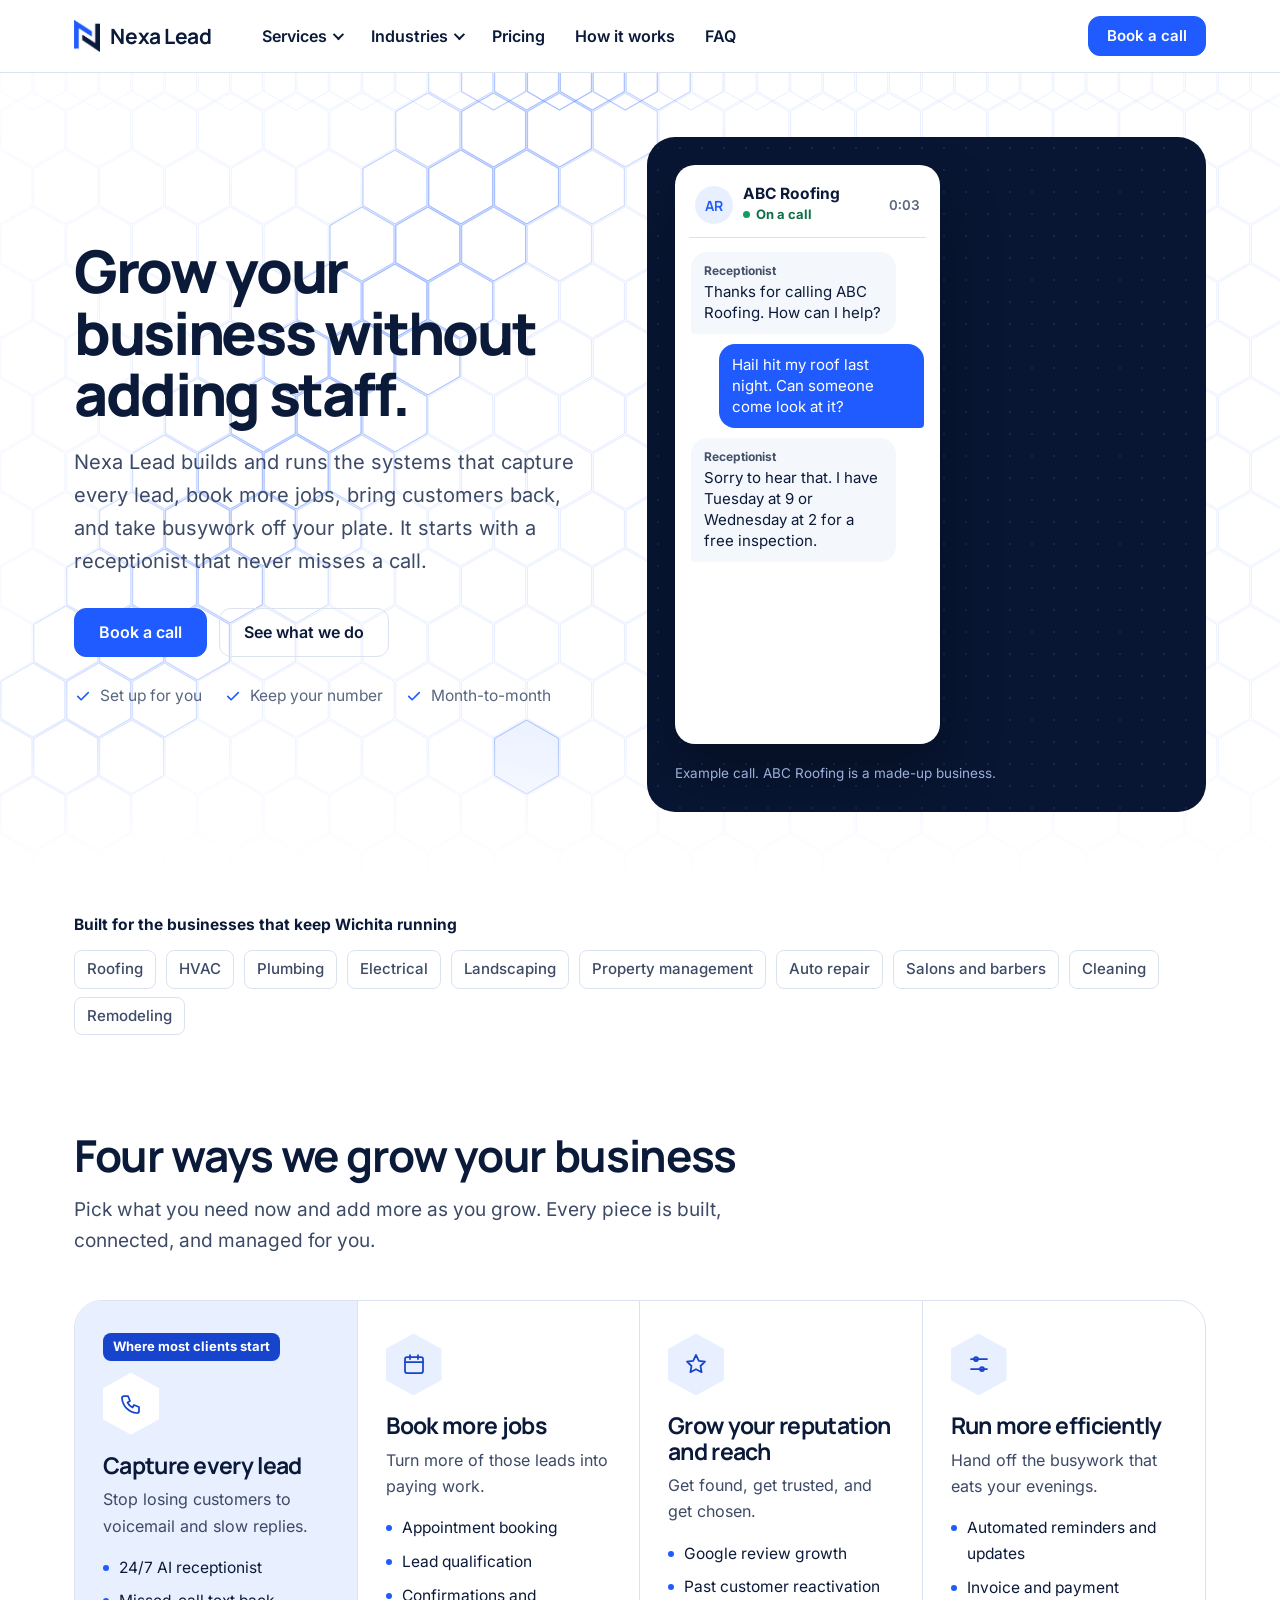
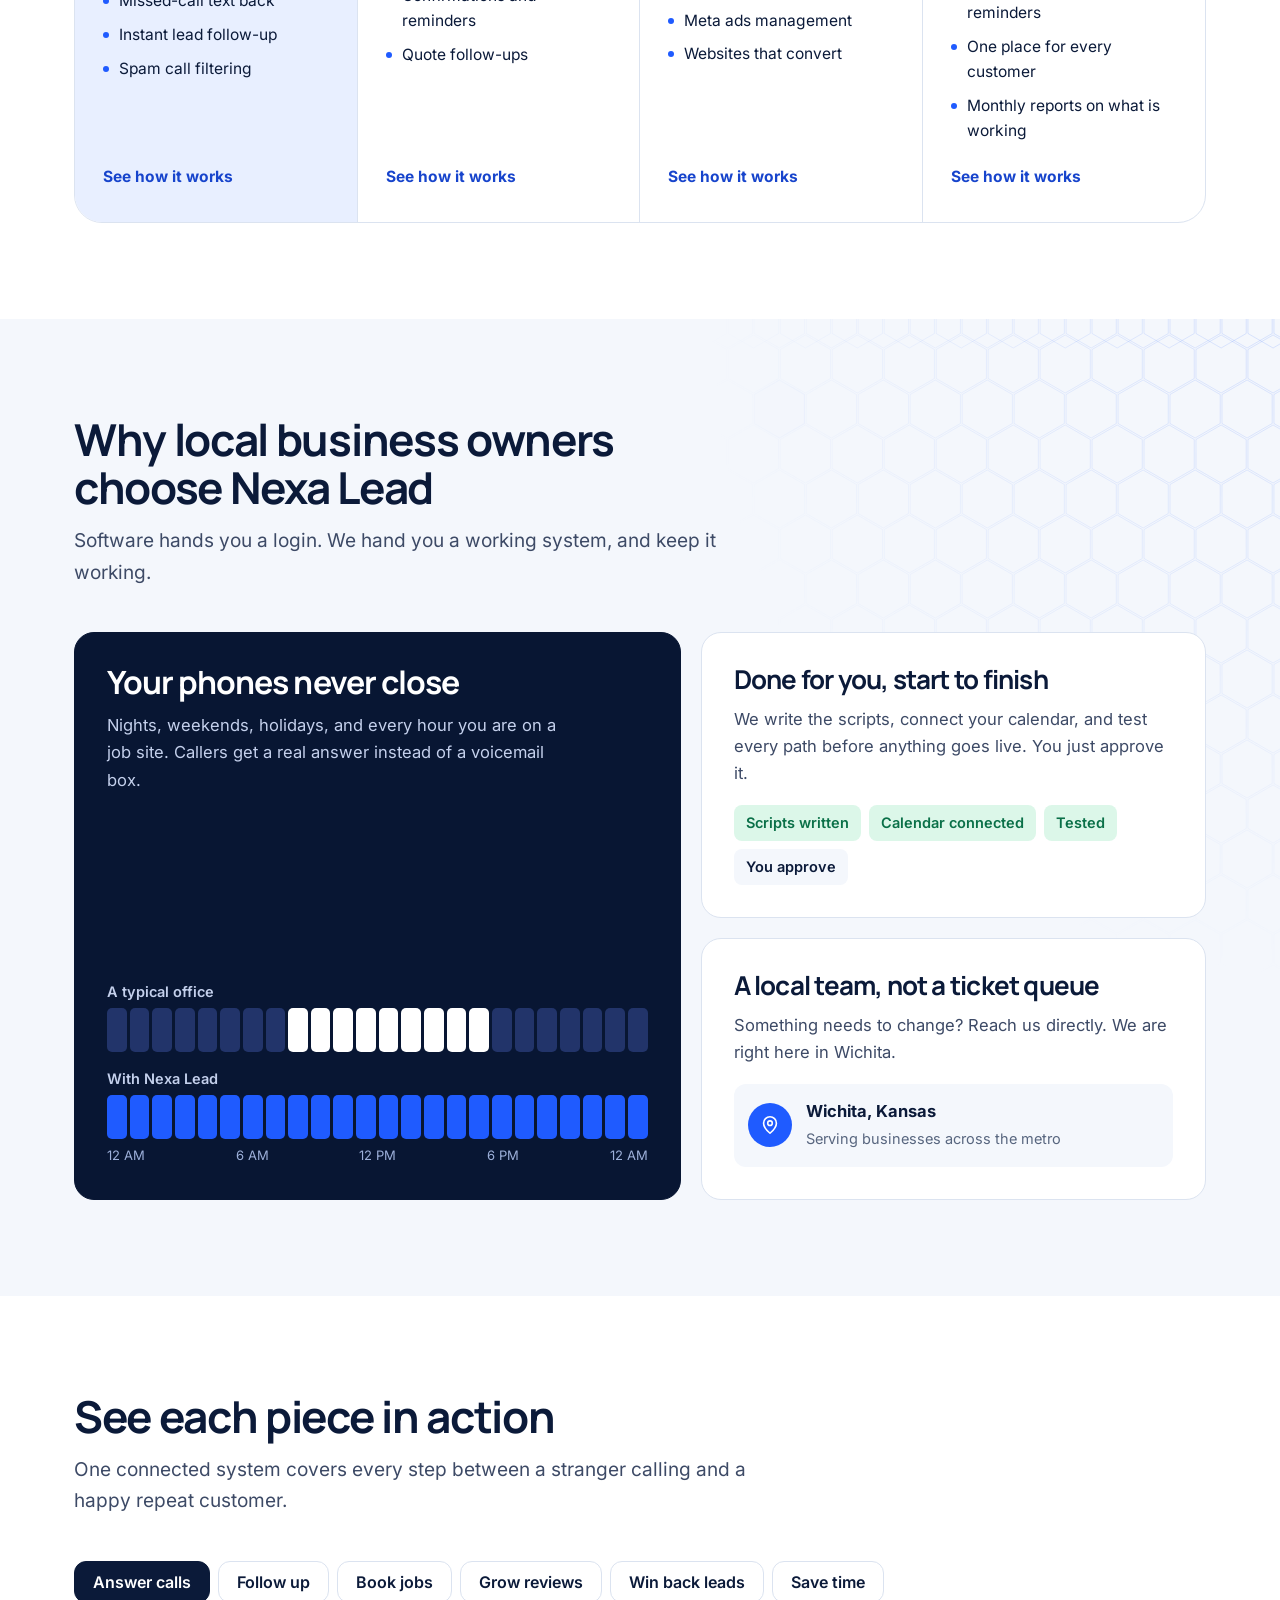
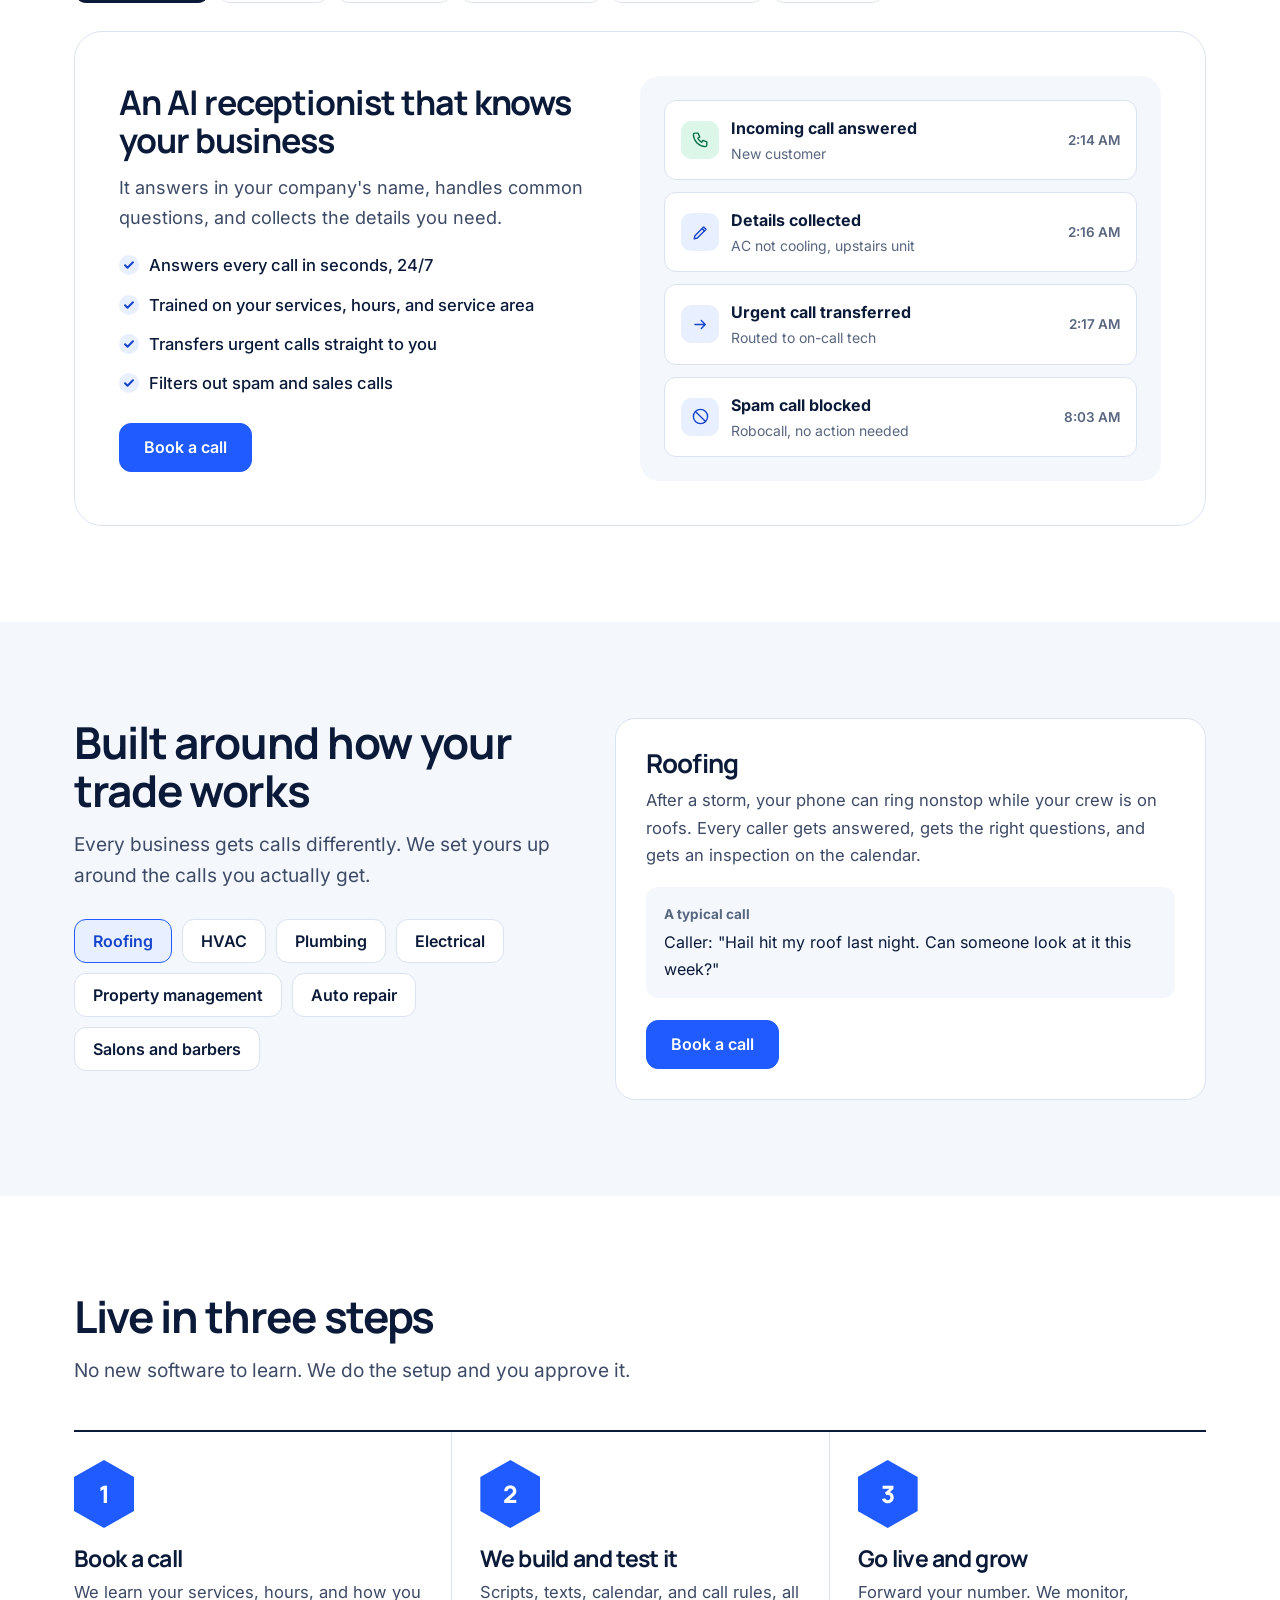
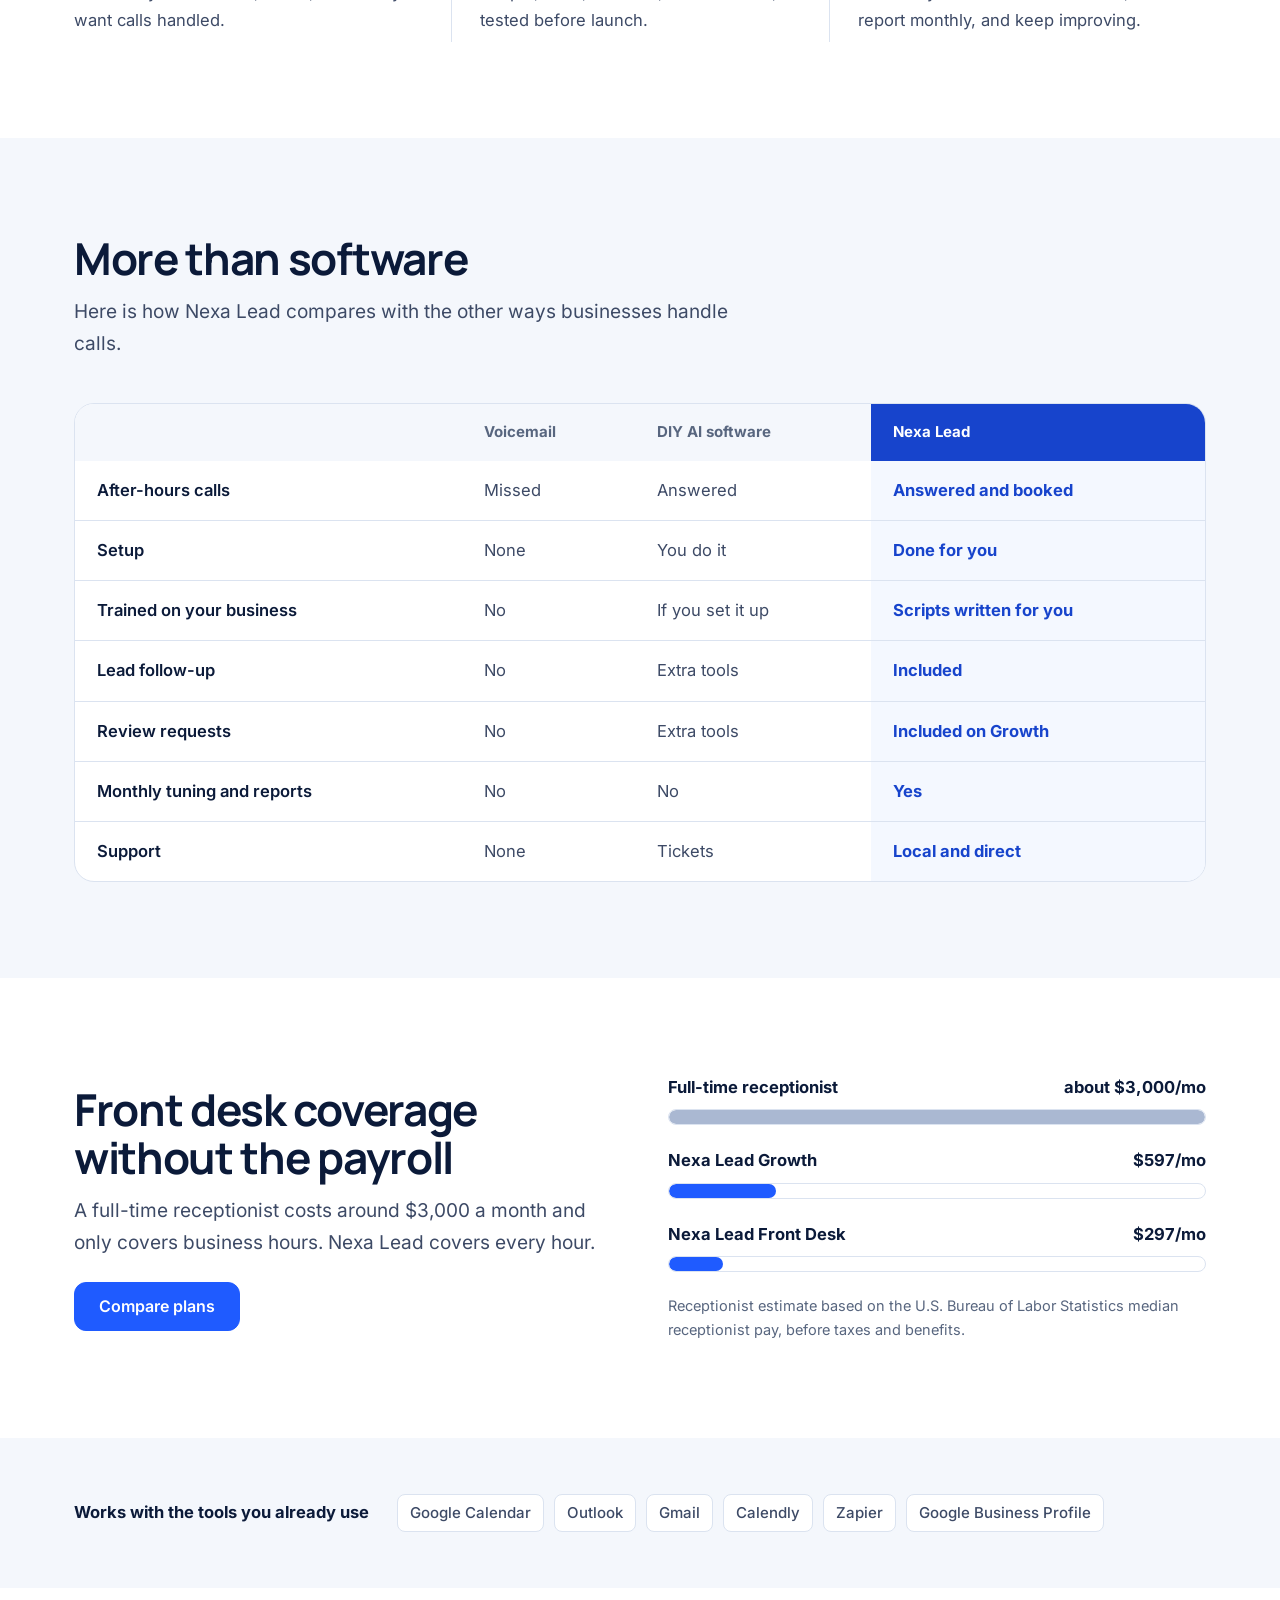
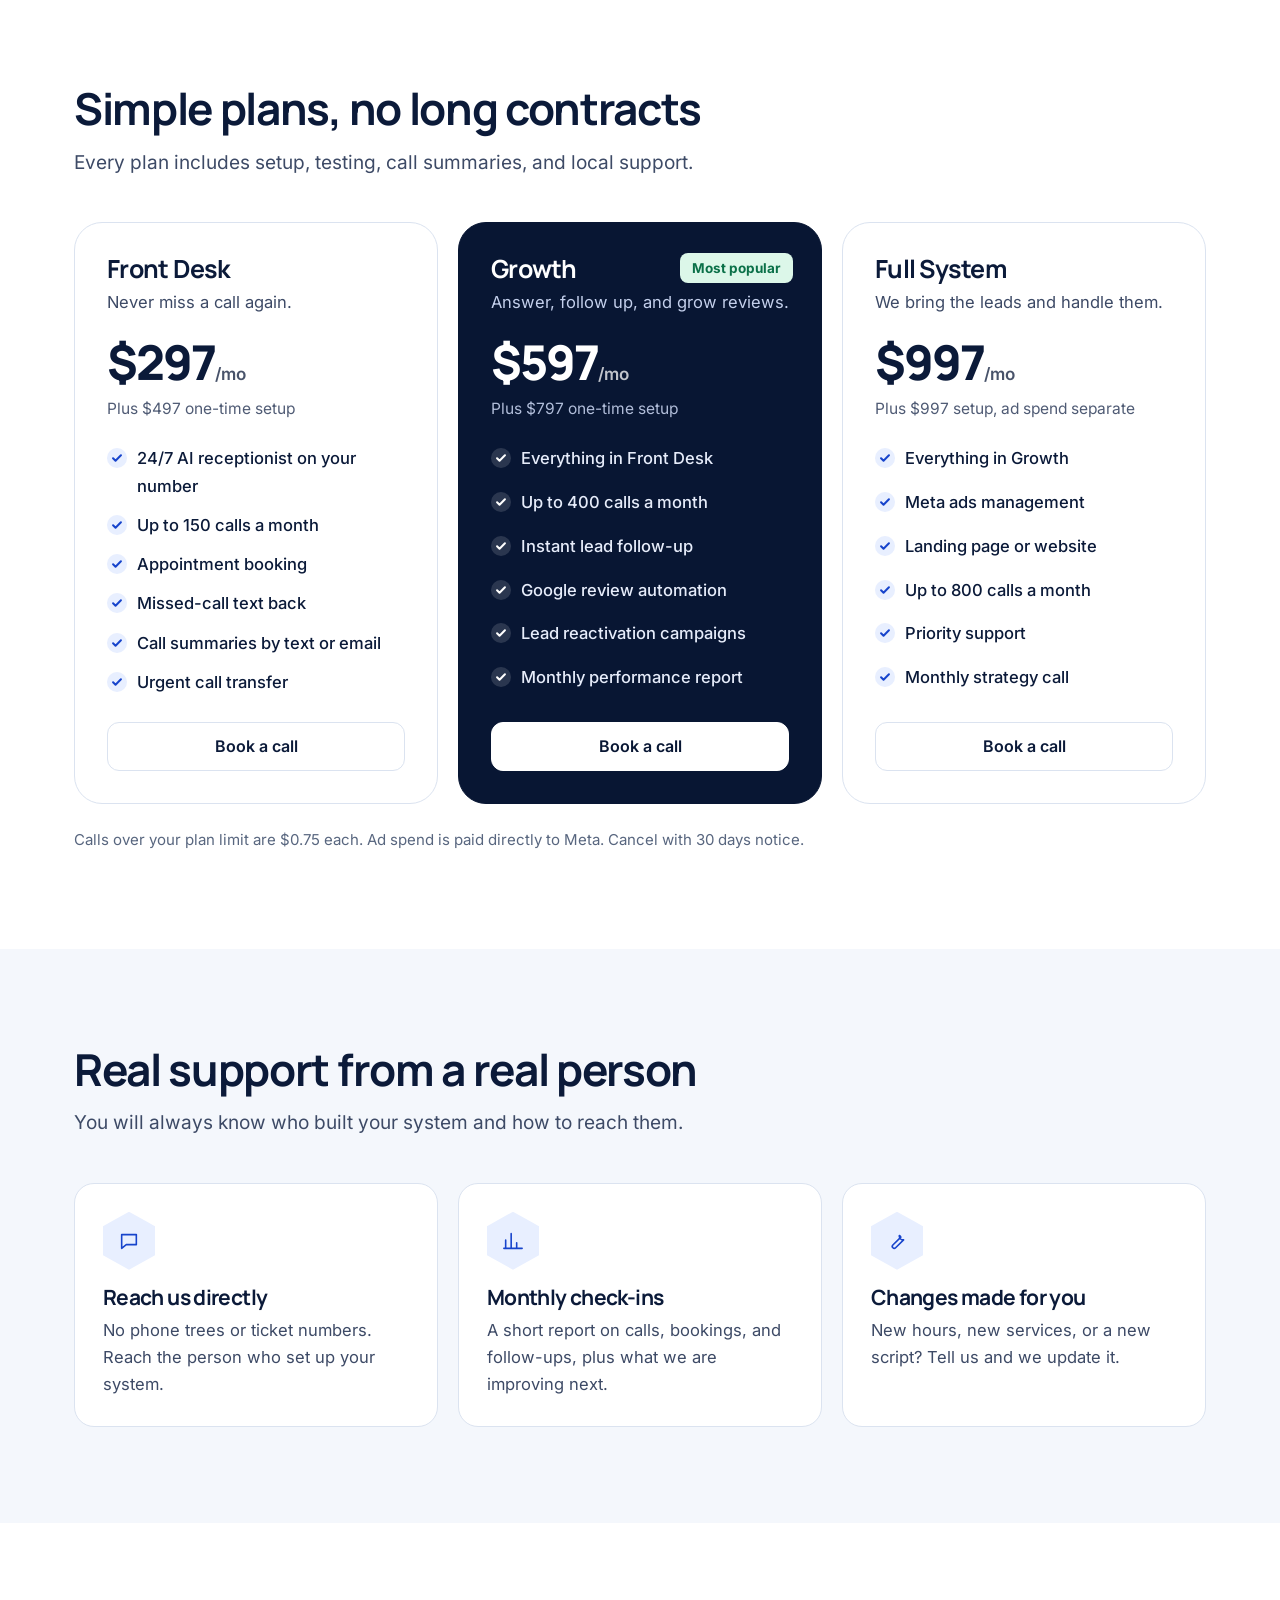
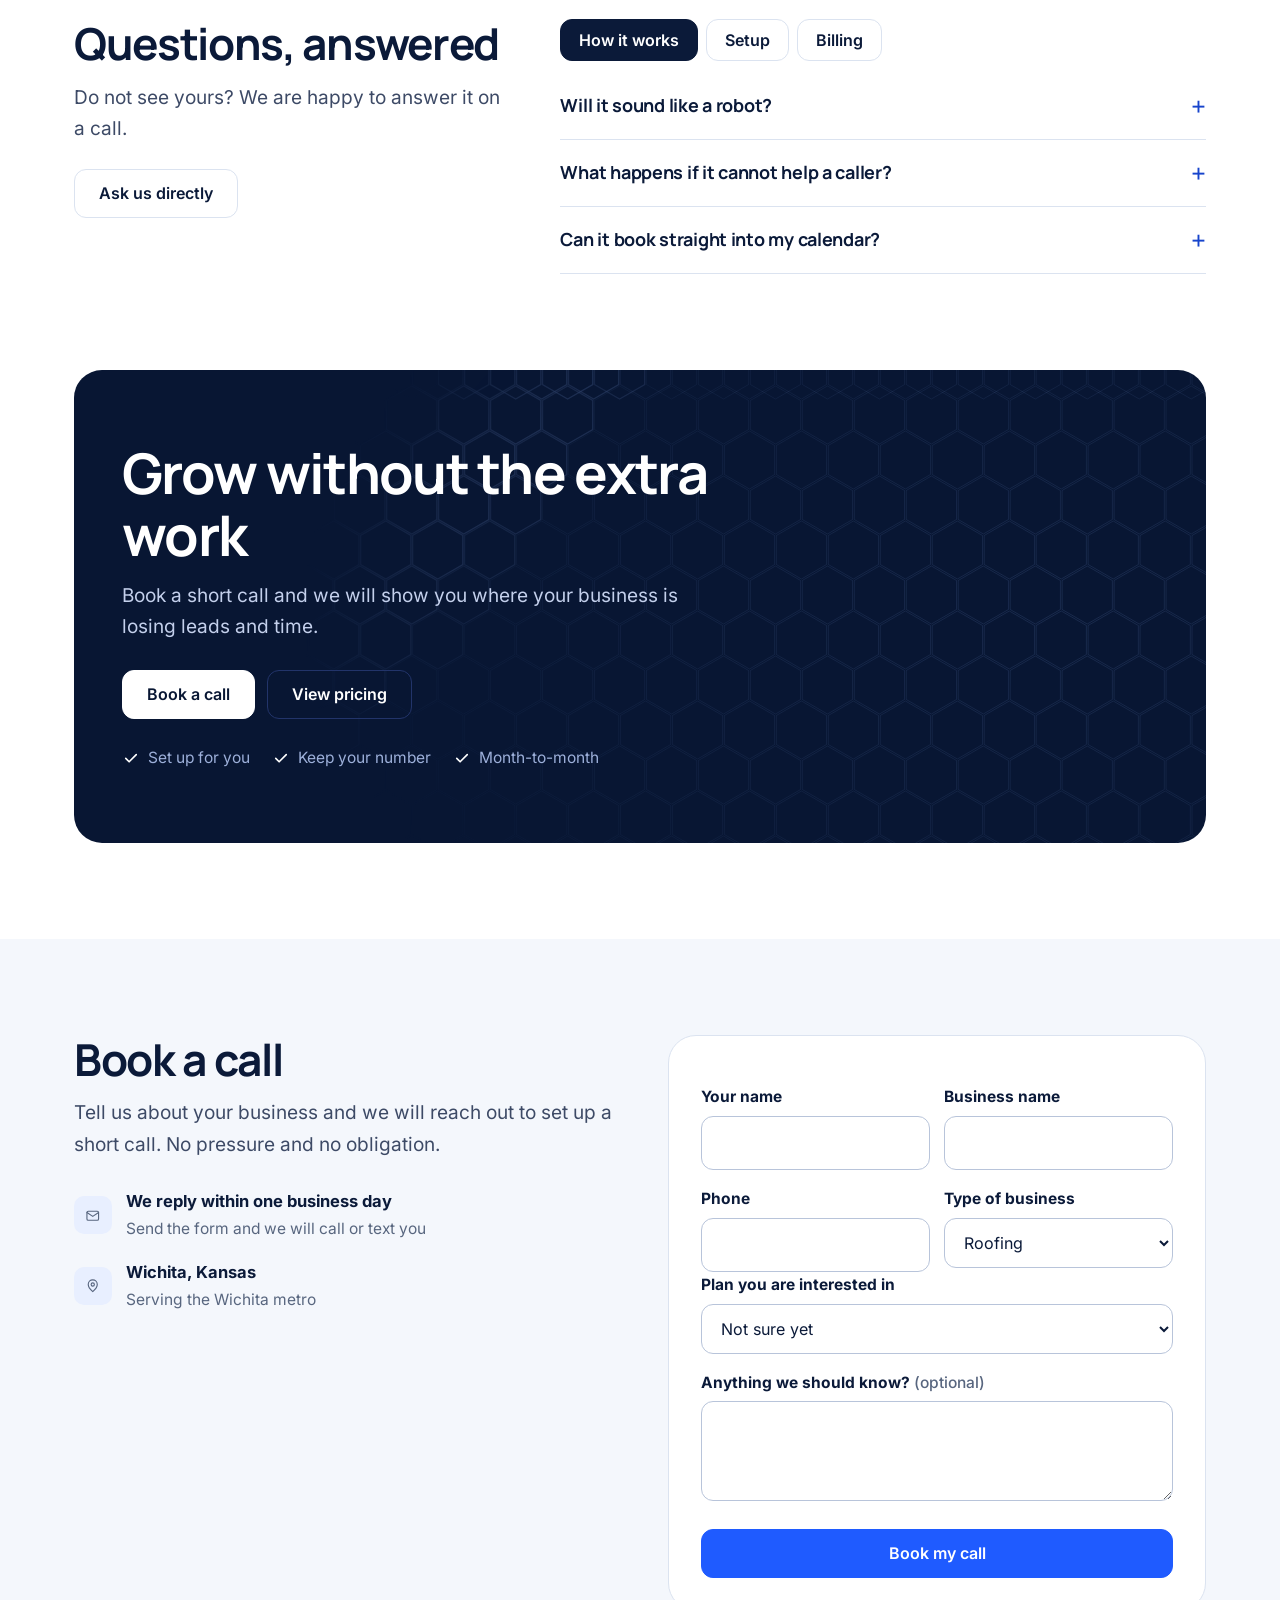
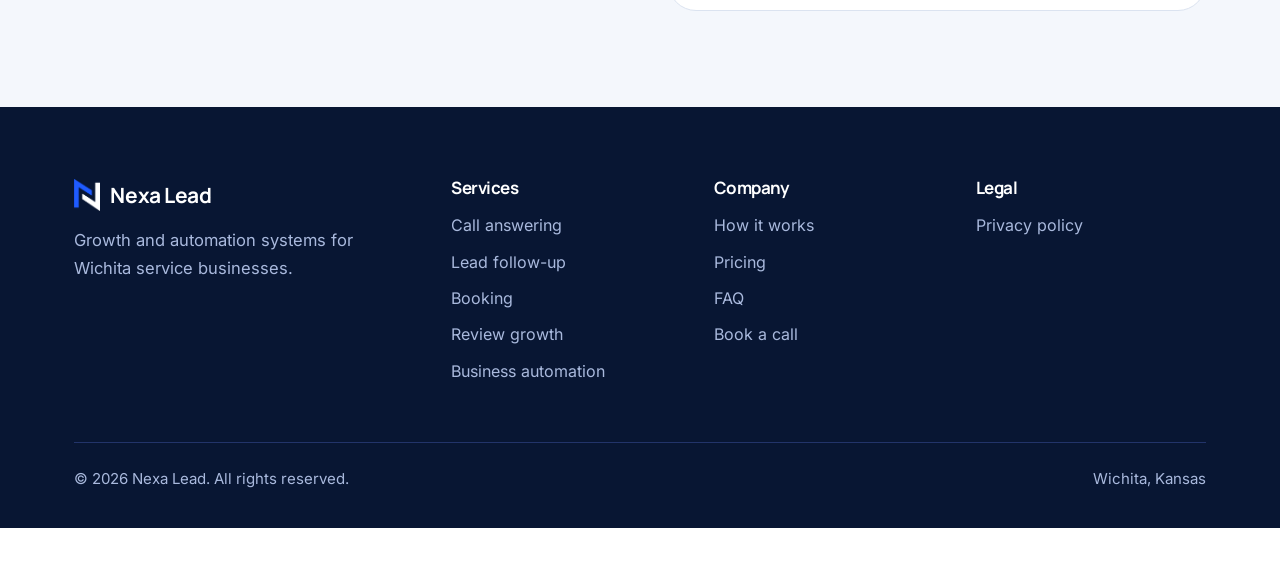
<file: index.html>
<!DOCTYPE html>
<html lang="en">
<head>
<meta charset="utf-8">
<meta name="viewport" content="width=device-width, initial-scale=1">
<title>Nexa Lead | Growth and Automation for Wichita Service Businesses</title>
<meta name="description" content="Nexa Lead builds and runs the systems that help Wichita service businesses answer every call, book more jobs, grow reviews, and cut busywork.">
<meta name="theme-color" content="#ffffff">
<meta property="og:type" content="website">
<meta property="og:title" content="Nexa Lead | Growth and Automation for Wichita Service Businesses">
<meta property="og:description" content="We build and run the systems that capture every lead, book more jobs, and take busywork off your plate.">
<meta name="twitter:card" content="summary">
<link rel="icon" type="image/png" href="assets/favicon-blue.png">
<link rel="preload" href="assets/fonts/manrope-latin-wght-normal.woff2" as="font" type="font/woff2" crossorigin>
<link rel="preload" href="assets/fonts/inter-latin-wght-normal.woff2" as="font" type="font/woff2" crossorigin>
<link rel="stylesheet" href="assets/site.css">
</head>
<body>
<a class="skip" href="#main">Skip to content</a>
<svg width="0" height="0" style="position:absolute" aria-hidden="true" focusable="false"><defs><symbol id="i-phone" viewBox="0 0 24 24"><path d="M5 4h4l2 5-2.5 1.5a11 11 0 0 0 5 5L15 13l5 2v4a2 2 0 0 1-2 2A16 16 0 0 1 3 6a2 2 0 0 1 2-2z"/></symbol><symbol id="i-calendar" viewBox="0 0 24 24"><rect x="3" y="5" width="18" height="16" rx="2"/><path d="M3 10h18M8 3v4M16 3v4"/></symbol><symbol id="i-star" viewBox="0 0 24 24"><path d="M12 3l2.8 5.8 6.2.8-4.5 4.4 1.1 6.2L12 17.2 6.4 20.2l1.1-6.2L3 9.6l6.2-.8z"/></symbol><symbol id="i-sliders" viewBox="0 0 24 24"><path d="M4 7h16M4 17h16"/><circle cx="9" cy="7" r="2"/><circle cx="15" cy="17" r="2"/></symbol><symbol id="i-chat" viewBox="0 0 24 24"><path d="M4 5h16v11H9l-5 4z"/></symbol><symbol id="i-bell" viewBox="0 0 24 24"><path d="M6 16v-5a6 6 0 0 1 12 0v5l2 2H4z"/><path d="M10 20a2 2 0 0 0 4 0"/></symbol><symbol id="i-doc" viewBox="0 0 24 24"><path d="M7 3h7l4 4v14H7z"/><path d="M14 3v4h4M9.5 12h5M9.5 16h5"/></symbol><symbol id="i-dollar" viewBox="0 0 24 24"><circle cx="12" cy="12" r="9"/><path d="M14.5 9.5c-.5-1-1.5-1.5-2.5-1.5-1.5 0-2.5.8-2.5 2s1 1.7 2.5 2 2.5.8 2.5 2-1 2-2.5 2c-1 0-2-.5-2.5-1.5M12 6v2M12 16v2"/></symbol><symbol id="i-check" viewBox="0 0 24 24"><path d="M5 12.5l4.5 4.5L19 7.5"/></symbol><symbol id="i-ban" viewBox="0 0 24 24"><circle cx="12" cy="12" r="9"/><path d="M5.6 5.6l12.8 12.8"/></symbol><symbol id="i-car" viewBox="0 0 24 24"><path d="M5 16v-5l2-5h10l2 5v5M3 16h18M7 19v-3M17 19v-3"/></symbol><symbol id="i-pin" viewBox="0 0 24 24"><path d="M12 21s7-6 7-11a7 7 0 0 0-14 0c0 5 7 11 7 11z"/><circle cx="12" cy="10" r="2.5"/></symbol><symbol id="i-mail" viewBox="0 0 24 24"><rect x="3" y="5" width="18" height="14" rx="2"/><path d="M3 7l9 6 9-6"/></symbol><symbol id="i-note" viewBox="0 0 24 24"><path d="M4 20l1-4L16 5l3 3L8 19z"/><path d="M14 7l3 3"/></symbol><symbol id="i-transfer" viewBox="0 0 24 24"><path d="M5 12h12M13 7l5 5-5 5"/></symbol><symbol id="i-wrench" viewBox="0 0 24 24"><path d="M14.5 6a4 4 0 0 0 4.7 4.7l-8.7 8.7a2 2 0 0 1-3-3l8.7-8.7A4 4 0 0 0 14.5 6z"/></symbol><symbol id="i-chart" viewBox="0 0 24 24"><path d="M4 20V11M10 20V4M16 20v-6M2 20h20"/></symbol></defs></svg>

<header class="nav">
  <div class="wrap">
    <a class="logo" href="#top" aria-label="Nexa Lead home"><img src="assets/logo-n.png" width="26" height="32" alt="">Nexa Lead</a>
    <ul class="menu">
      <li><button class="mlink" aria-expanded="false" aria-controls="m-services" data-mega>Services <span class="caret"></span></button>
        <div class="mega" id="m-services">
          <a href="#showcase" data-tab="t-answer"><b>Call answering</b><span>An AI receptionist picks up every call, day or night.</span></a>
          <a href="#showcase" data-tab="t-follow"><b>Lead follow-up</b><span>Texts new leads in seconds and keeps following up.</span></a>
          <a href="#showcase" data-tab="t-book"><b>Appointment booking</b><span>Jobs land on your calendar without phone tag.</span></a>
          <a href="#showcase" data-tab="t-review"><b>Review growth</b><span>Every finished job gets an easy review request.</span></a>
          <a href="#showcase" data-tab="t-win"><b>Lead reactivation</b><span>Win work back from old quotes and past customers.</span></a>
          <a href="#showcase" data-tab="t-auto"><b>Business automation</b><span>Reminders, follow-ups, and updates that run on their own.</span></a>
          <a href="#pricing"><b>Ads and websites</b><span>Meta ads and pages that bring new customers in.</span></a>
        </div></li>
      <li><button class="mlink" aria-expanded="false" aria-controls="m-ind" data-mega>Industries <span class="caret"></span></button>
        <div class="mega" id="m-ind">
          <a href="#industries" data-ind="roofing"><b>Roofing</b><span>Storm season spikes and inspection requests.</span></a>
          <a href="#industries" data-ind="hvac"><b>HVAC</b><span>After-hours breakdowns and maintenance plans.</span></a>
          <a href="#industries" data-ind="plumbing"><b>Plumbing</b><span>Urgent calls that need a fast answer.</span></a>
          <a href="#industries" data-ind="electrical"><b>Electrical</b><span>Quote requests and scheduling.</span></a>
          <a href="#industries" data-ind="property"><b>Property management</b><span>Tenant and maintenance calls.</span></a>
          <a href="#industries" data-ind="auto"><b>Auto repair</b><span>Appointments, quotes, and status calls.</span></a>
        </div></li>
      <li><a class="mlink" href="#pricing">Pricing</a></li>
      <li><a class="mlink" href="#how">How it works</a></li>
      <li><a class="mlink" href="#faq">FAQ</a></li>
    </ul>
    <div class="nav-cta"><a class="btn sm" href="#contact">Book a call</a></div>
    <button class="burger" aria-label="Open menu" aria-expanded="false" aria-controls="drawer"><i></i><i></i><i></i></button>
  </div>
  <nav class="drawer" id="drawer" aria-label="Mobile">
    <a href="#showcase">Services</a><a href="#industries">Industries</a><a href="#pricing">Pricing</a><a href="#how">How it works</a><a href="#faq">FAQ</a><a href="#contact">Book a call</a>
  </nav>
</header>

<main id="main">
<span id="top"></span>
<section class="hero">
  <canvas class="hex-bg" data-tone="light" data-size="38" aria-hidden="true"></canvas>
  <div class="wrap">
    <div>
      <h1>Grow your business without adding staff.</h1>
      <p class="lead">Nexa Lead builds and runs the systems that capture every lead, book more jobs, bring customers back, and take busywork off your plate. It starts with a receptionist that never misses a call.</p>
      <div class="btns">
        <a class="btn" href="#contact">Book a call</a>
        <a class="btn line" href="#pillars">See what we do</a>
      </div>
      <ul class="assure"><li><svg class="i" aria-hidden="true"><use href="#i-check"/></svg>Set up for you</li><li><svg class="i" aria-hidden="true"><use href="#i-check"/></svg>Keep your number</li><li><svg class="i" aria-hidden="true"><use href="#i-check"/></svg>Month-to-month</li></ul>
    </div>

    <div class="scene" role="group" aria-label="Example of a call being answered and booked">
      <div class="call">
        <div class="call-head">
          <div class="avatar" aria-hidden="true">AR</div>
          <div><b>ABC Roofing</b><small>On a call</small></div>
          <span class="timer" id="timer">0:00</span>
        </div>
        <div class="thread" id="thread">
          <div class="msg ai"><small>Receptionist</small>Thanks for calling ABC Roofing. How can I help?</div>
          <div class="msg caller">Hail hit my roof last night. Can someone come look at it?</div>
          <div class="msg ai"><small>Receptionist</small>Sorry to hear that. I have Tuesday at 9 or Wednesday at 2 for a free inspection.</div>
          <div class="msg caller">Tuesday at 9 works.</div>
          <div class="msg ai"><small>Receptionist</small>You are booked. You will get a text confirmation in a moment.</div>
          <div class="typing" id="typing"><i></i><i></i><i></i></div>
        </div>
      </div>
      <div class="results">
        <div class="result" id="fBook">
          <div class="tag"><svg class="i" aria-hidden="true"><use href="#i-check"/></svg>Inspection booked</div>
          <h4>Tuesday, 9:00 AM</h4>
          <p>Hail damage, east Wichita</p>
          <div class="slots" aria-hidden="true"><span>Mon</span><span class="on">Tue</span><span>Wed</span><span>Thu</span><span>Fri</span></div>
        </div>
        <div class="result sum" id="fSum">
          <div class="tag"><svg class="i" aria-hidden="true"><use href="#i-chat"/></svg>Summary texted to owner</div>
          <dl class="kv"><dt>Caller</dt><dd>New customer</dd><dt>Job</dt><dd>Roof inspection, hail</dd><dt>Status</dt><dd>Booked, confirmation sent</dd></dl>
        </div>
      </div>
      <p class="scene-note">Example call. ABC Roofing is a made-up business.</p>
    </div>
  </div>
</section>

<div class="trades">
  <div class="wrap">
    <p>Built for the businesses that keep Wichita running</p>
    <ul><li>Roofing</li><li>HVAC</li><li>Plumbing</li><li>Electrical</li><li>Landscaping</li><li>Property management</li><li>Auto repair</li><li>Salons and barbers</li><li>Cleaning</li><li>Remodeling</li></ul>
  </div>
</div>

<section class="sec" id="pillars">
  <div class="wrap">
    <div class="head">
      <h2>Four ways we grow your business</h2>
      <p>Pick what you need now and add more as you grow. Every piece is built, connected, and managed for you.</p>
    </div>
    <div class="pillars">
      <div class="pillar feat">
        <span class="feat-tag">Where most clients start</span>
        <div class="ic"><svg class="i" aria-hidden="true"><use href="#i-phone"/></svg></div>
        <h3>Capture every lead</h3>
        <p>Stop losing customers to voicemail and slow replies.</p>
        <ul><li>24/7 AI receptionist</li><li>Missed-call text back</li><li>Instant lead follow-up</li><li>Spam call filtering</li></ul>
        <a href="#showcase" data-tab="t-answer">See how it works</a>
      </div>
      <div class="pillar">
        <div class="ic"><svg class="i" aria-hidden="true"><use href="#i-calendar"/></svg></div>
        <h3>Book more jobs</h3>
        <p>Turn more of those leads into paying work.</p>
        <ul><li>Appointment booking</li><li>Lead qualification</li><li>Confirmations and reminders</li><li>Quote follow-ups</li></ul>
        <a href="#showcase" data-tab="t-book">See how it works</a>
      </div>
      <div class="pillar">
        <div class="ic"><svg class="i" aria-hidden="true"><use href="#i-star"/></svg></div>
        <h3>Grow your reputation and reach</h3>
        <p>Get found, get trusted, and get chosen.</p>
        <ul><li>Google review growth</li><li>Past customer reactivation</li><li>Meta ads management</li><li>Websites that convert</li></ul>
        <a href="#showcase" data-tab="t-review">See how it works</a>
      </div>
      <div class="pillar">
        <div class="ic"><svg class="i" aria-hidden="true"><use href="#i-sliders"/></svg></div>
        <h3>Run more efficiently</h3>
        <p>Hand off the busywork that eats your evenings.</p>
        <ul><li>Automated reminders and updates</li><li>Invoice and payment reminders</li><li>One place for every customer</li><li>Monthly reports on what is working</li></ul>
        <a href="#showcase" data-tab="t-auto">See how it works</a>
      </div>
    </div>
  </div>
</section>

<section class="sec fog hexed">
  <canvas class="hex-bg" data-tone="light" data-size="30" aria-hidden="true"></canvas>
  <div class="wrap">
    <div class="head">
      <h2>Why local business owners choose Nexa Lead</h2>
      <p>Software hands you a login. We hand you a working system, and keep it working.</p>
    </div>
    <div class="why">
      <div class="tile big">
        <h3>Your phones never close</h3>
        <p>Nights, weekends, holidays, and every hour you are on a job site. Callers get a real answer instead of a voicemail box.</p>
        <div class="hours" role="img" aria-label="A 24 hour day. A typical office answers 9 hours. Nexa Lead answers all 24.">
          <div><h4>A typical office</h4><div class="row you"><i></i><i></i><i></i><i></i><i></i><i></i><i></i><i></i><i class="on"></i><i class="on"></i><i class="on"></i><i class="on"></i><i class="on"></i><i class="on"></i><i class="on"></i><i class="on"></i><i class="on"></i><i></i><i></i><i></i><i></i><i></i><i></i><i></i></div></div>
          <div><h4>With Nexa Lead</h4><div class="row us"><i></i><i></i><i></i><i></i><i></i><i></i><i></i><i></i><i></i><i></i><i></i><i></i><i></i><i></i><i></i><i></i><i></i><i></i><i></i><i></i><i></i><i></i><i></i><i></i></div><div class="scale"><span>12 AM</span><span>6 AM</span><span>12 PM</span><span>6 PM</span><span>12 AM</span></div></div>
        </div>
      </div>
      <div class="tile">
        <h3>Done for you, start to finish</h3>
        <p>We write the scripts, connect your calendar, and test every path before anything goes live. You just approve it.</p>
        <div class="steps-mini"><span class="done">Scripts written</span><span class="done">Calendar connected</span><span class="done">Tested</span><span>You approve</span></div>
      </div>
      <div class="tile">
        <h3>A local team, not a ticket queue</h3>
        <p>Something needs to change? Reach us directly. We are right here in Wichita.</p>
        <div class="pin"><span class="dot"><svg class="i" aria-hidden="true"><use href="#i-pin"/></svg></span><div><b>Wichita, Kansas</b><span>Serving businesses across the metro</span></div></div>
      </div>
    </div>
  </div>
</section>

<section class="sec" id="showcase">
  <div class="wrap">
    <div class="head">
      <h2>See each piece in action</h2>
      <p>One connected system covers every step between a stranger calling and a happy repeat customer.</p>
    </div>
    <div class="tabs" role="tablist" aria-label="Services">
      <button class="tab" role="tab" id="t-answer" aria-selected="true" aria-controls="p-answer">Answer calls</button>
      <button class="tab" role="tab" id="t-follow" aria-selected="false" aria-controls="p-follow" tabindex="-1">Follow up</button>
      <button class="tab" role="tab" id="t-book" aria-selected="false" aria-controls="p-book" tabindex="-1">Book jobs</button>
      <button class="tab" role="tab" id="t-review" aria-selected="false" aria-controls="p-review" tabindex="-1">Grow reviews</button>
      <button class="tab" role="tab" id="t-win" aria-selected="false" aria-controls="p-win" tabindex="-1">Win back leads</button>
      <button class="tab" role="tab" id="t-auto" aria-selected="false" aria-controls="p-auto" tabindex="-1">Save time</button>
    </div>

    <div class="panel on" role="tabpanel" id="p-answer" aria-labelledby="t-answer">
      <div>
        <h3>An AI receptionist that knows your business</h3>
        <p>It answers in your company's name, handles common questions, and collects the details you need.</p>
        <ul class="ticks"><li>Answers every call in seconds, 24/7</li><li>Trained on your services, hours, and service area</li><li>Transfers urgent calls straight to you</li><li>Filters out spam and sales calls</li></ul>
        <a class="btn" href="#contact">Book a call</a>
      </div>
      <div class="shot" aria-label="Example call log">
        <div class="ui ui-row"><span class="ic g"><svg class="i" aria-hidden="true"><use href="#i-phone"/></svg></span><div><b>Incoming call answered</b><small>New customer</small></div><span class="when">2:14 AM</span></div>
        <div class="ui ui-row"><span class="ic"><svg class="i" aria-hidden="true"><use href="#i-note"/></svg></span><div><b>Details collected</b><small>AC not cooling, upstairs unit</small></div><span class="when">2:16 AM</span></div>
        <div class="ui ui-row"><span class="ic"><svg class="i" aria-hidden="true"><use href="#i-transfer"/></svg></span><div><b>Urgent call transferred</b><small>Routed to on-call tech</small></div><span class="when">2:17 AM</span></div>
        <div class="ui ui-row"><span class="ic"><svg class="i" aria-hidden="true"><use href="#i-ban"/></svg></span><div><b>Spam call blocked</b><small>Robocall, no action needed</small></div><span class="when">8:03 AM</span></div>
      </div>
    </div>

    <div class="panel" role="tabpanel" id="p-follow" aria-labelledby="t-follow">
      <div>
        <h3>Reply to every lead before your competitor does</h3>
        <p>Website forms, ad leads, and missed calls get a text within seconds, then a friendly follow-up until they answer.</p>
        <ul class="ticks"><li>Instant text back on missed calls</li><li>Follow-up sequences that stop when they reply</li><li>Works with your website and Facebook leads</li><li>Every conversation saved in one place</li></ul>
        <a class="btn" href="#contact">Book a call</a>
      </div>
      <div class="shot" aria-label="Example text conversation">
        <div class="sms-meta">Missed call, 4:52 PM</div>
        <div class="sms out">Hi, this is ABC Plumbing. Sorry we missed your call. What can we help you with?</div>
        <div class="sms in">Water heater is leaking in the garage</div>
        <div class="sms out">We can help with that today. Want the first available time this afternoon?</div>
        <div class="sms in">Yes please</div>
      </div>
    </div>

    <div class="panel" role="tabpanel" id="p-book" aria-labelledby="t-book">
      <div>
        <h3>Jobs land on your calendar, not in voicemail</h3>
        <p>Callers book on the call or tap a link to choose a time, based on the availability you set.</p>
        <ul class="ticks"><li>Books into the calendar you already use</li><li>Confirmation and reminder texts</li><li>Fewer no-shows and less phone tag</li><li>You control which times are open</li></ul>
        <a class="btn" href="#contact">Book a call</a>
      </div>
      <div class="shot" aria-label="Example weekly calendar">
        <div class="cal">
          <span class="d">Mon</span><span class="d">Tue</span><span class="d">Wed</span><span class="d">Thu</span><span class="d">Fri</span>
          <span class="c b">9:00 Inspection</span><span class="c">Open</span><span class="c g">10:30 Estimate</span><span class="c">Open</span><span class="c b">8:00 Repair</span>
          <span class="c">Open</span><span class="c b">1:00 Install</span><span class="c">Open</span><span class="c g">2:00 Estimate</span><span class="c">Open</span>
          <span class="c g">3:30 Estimate</span><span class="c">Open</span><span class="c b">4:00 Repair</span><span class="c">Open</span><span class="c">Open</span>
        </div>
        <div class="ui ui-row"><span class="ic g"><svg class="i" aria-hidden="true"><use href="#i-check"/></svg></span><div><b>New booking added</b><small>Thursday 2:00, estimate, booked by phone</small></div></div>
      </div>
    </div>

    <div class="panel" role="tabpanel" id="p-review" aria-labelledby="t-review">
      <div>
        <h3>Turn finished jobs into Google reviews</h3>
        <p>After each job, customers get a short, friendly request with a direct link to leave a review.</p>
        <ul class="ticks"><li>Sent automatically after the job</li><li>One tap to your Google review page</li><li>Gentle reminder if they forget</li><li>More reviews help you rank and win trust</li></ul>
        <a class="btn" href="#contact">Book a call</a>
      </div>
      <div class="shot" aria-label="Example review request">
        <div class="sms out">Thanks for choosing ABC Roofing today. Would you mind sharing how we did? It takes 30 seconds.</div>
        <div class="ui"><div class="ui-row"><span class="ic g"><svg class="i" aria-hidden="true"><use href="#i-star"/></svg></span><div><b>New 5-star review</b><small>Left on your Google profile</small></div></div><div class="stars" aria-hidden="true"><svg class="i" aria-hidden="true"><use href="#i-star"/></svg><svg class="i" aria-hidden="true"><use href="#i-star"/></svg><svg class="i" aria-hidden="true"><use href="#i-star"/></svg><svg class="i" aria-hidden="true"><use href="#i-star"/></svg><svg class="i" aria-hidden="true"><use href="#i-star"/></svg></div></div>
        <div class="ui"><b style="color:var(--ink);font-size:15.5px">Review requests sent this month</b><div class="meter"><i style="width:68%"></i></div></div>
      </div>
    </div>

    <div class="panel" role="tabpanel" id="p-win" aria-labelledby="t-win">
      <div>
        <h3>Bring back customers you already earned</h3>
        <p>We reach out to old quotes and past customers with a timely, personal message that brings work back in.</p>
        <ul class="ticks"><li>Revive quotes that never closed</li><li>Seasonal check-ins for past customers</li><li>Messages written in your voice</li><li>Replies routed straight to you</li></ul>
        <a class="btn" href="#contact">Book a call</a>
      </div>
      <div class="shot" aria-label="Example reactivation campaign">
        <div class="ui ui-row"><span class="ic"><svg class="i" aria-hidden="true"><use href="#i-calendar"/></svg></span><div><b>Fall tune-up campaign</b><small>Sent to past HVAC customers</small></div></div>
        <div class="sms out">Hi Maria, it is ABC Heating. Winter is coming. Want us to check your furnace before the first cold snap?</div>
        <div class="sms in">Yes, can you come next week?</div>
        <div class="ui ui-row"><span class="ic g"><svg class="i" aria-hidden="true"><use href="#i-check"/></svg></span><div><b>Reply routed to you</b><small>Ready to schedule</small></div></div>
      </div>
    </div>

    <div class="panel" role="tabpanel" id="p-auto" aria-labelledby="t-auto">
      <div>
        <h3>Take the busywork off your plate</h3>
        <p>The small tasks that eat your nights run on their own, so nothing slips through the cracks.</p>
        <ul class="ticks"><li>Appointment reminders and job updates</li><li>Quote and invoice follow-ups</li><li>Every customer and conversation in one place</li><li>A monthly report on what is working</li></ul>
        <a class="btn" href="#contact">Book a call</a>
      </div>
      <div class="shot" aria-label="Example automations">
        <div class="ui"><b style="color:var(--ink);font-size:16px">Running for you this week</b></div>
        <div class="ui ui-row"><span class="ic"><svg class="i" aria-hidden="true"><use href="#i-bell"/></svg></span><div><b>Appointment reminders</b><small>Sent the day before each job</small></div><span class="when">Auto</span></div>
        <div class="ui ui-row"><span class="ic"><svg class="i" aria-hidden="true"><use href="#i-doc"/></svg></span><div><b>Quote follow-ups</b><small>Open quotes get a check-in after 3 days</small></div><span class="when">Auto</span></div>
        <div class="ui ui-row"><span class="ic"><svg class="i" aria-hidden="true"><use href="#i-dollar"/></svg></span><div><b>Invoice reminders</b><small>Friendly nudge on unpaid invoices</small></div><span class="when">Auto</span></div>
        <div class="ui ui-row"><span class="ic g"><svg class="i" aria-hidden="true"><use href="#i-car"/></svg></span><div><b>On-the-way texts</b><small>Customers know when your crew is coming</small></div><span class="when">Auto</span></div>
      </div>
    </div>
  </div>
</section>

<section class="sec fog" id="industries">
  <div class="wrap">
    <div class="ind-wrap">
      <div>
        <div class="head" style="margin-bottom:28px">
          <h2>Built around how your trade works</h2>
          <p>Every business gets calls differently. We set yours up around the calls you actually get.</p>
        </div>
        <div class="ind-list" id="indList" role="group" aria-label="Choose a trade">
          <button class="ind-btn" aria-pressed="true" data-ind="roofing">Roofing</button>
          <button class="ind-btn" aria-pressed="false" data-ind="hvac">HVAC</button>
          <button class="ind-btn" aria-pressed="false" data-ind="plumbing">Plumbing</button>
          <button class="ind-btn" aria-pressed="false" data-ind="electrical">Electrical</button>
          <button class="ind-btn" aria-pressed="false" data-ind="property">Property management</button>
          <button class="ind-btn" aria-pressed="false" data-ind="auto">Auto repair</button>
          <button class="ind-btn" aria-pressed="false" data-ind="salon">Salons and barbers</button>
        </div>
      </div>
      <div class="ind-card" id="indCard" aria-live="polite"></div>
    </div>
  </div>
</section>

<section class="sec" id="how">
  <div class="wrap">
    <div class="head"><h2>Live in three steps</h2><p>No new software to learn. We do the setup and you approve it.</p></div>
    <div class="steps">
      <div class="step"><div class="n">1</div><h3>Book a call</h3><p>We learn your services, hours, and how you want calls handled.</p></div>
      <div class="step"><div class="n">2</div><h3>We build and test it</h3><p>Scripts, texts, calendar, and call rules, all tested before launch.</p></div>
      <div class="step"><div class="n">3</div><h3>Go live and grow</h3><p>Forward your number. We monitor, report monthly, and keep improving.</p></div>
    </div>
  </div>
</section>

<section class="sec fog">
  <div class="wrap">
    <div class="head"><h2>More than software</h2><p>Here is how Nexa Lead compares with the other ways businesses handle calls.</p></div>
    <div class="scroll" tabindex="0" role="region" aria-label="Comparison table"><table>
      <caption class="sr">Nexa Lead compared with voicemail and DIY AI software</caption>
      <thead><tr><th scope="col"><span class="sr">Feature</span></th><th scope="col">Voicemail</th><th scope="col">DIY AI software</th><th scope="col" class="us">Nexa Lead</th></tr></thead>
      <tbody>
        <tr><th scope="row">After-hours calls</th><td>Missed</td><td>Answered</td><td class="us">Answered and booked</td></tr>
        <tr><th scope="row">Setup</th><td>None</td><td>You do it</td><td class="us">Done for you</td></tr>
        <tr><th scope="row">Trained on your business</th><td>No</td><td>If you set it up</td><td class="us">Scripts written for you</td></tr>
        <tr><th scope="row">Lead follow-up</th><td>No</td><td>Extra tools</td><td class="us">Included</td></tr>
        <tr><th scope="row">Review requests</th><td>No</td><td>Extra tools</td><td class="us">Included on Growth</td></tr>
        <tr><th scope="row">Monthly tuning and reports</th><td>No</td><td>No</td><td class="us">Yes</td></tr>
        <tr><th scope="row">Support</th><td>None</td><td>Tickets</td><td class="us">Local and direct</td></tr>
      </tbody>
    </table></div>
  </div>
</section>

<section class="sec">
  <div class="wrap cost">
    <div>
      <div class="head" style="margin-bottom:24px"><h2>Front desk coverage without the payroll</h2><p>A full-time receptionist costs around $3,000 a month and only covers business hours. Nexa Lead covers every hour.</p></div>
      <a class="btn" href="#pricing">Compare plans</a>
    </div>
    <div class="bars">
      <div class="bar"><div class="t"><span>Full-time receptionist</span><span>about $3,000/mo</span></div><div class="k"><i style="width:100%"></i></div></div>
      <div class="bar us"><div class="t"><span>Nexa Lead Growth</span><span>$597/mo</span></div><div class="k"><i style="width:20%"></i></div></div>
      <div class="bar us"><div class="t"><span>Nexa Lead Front Desk</span><span>$297/mo</span></div><div class="k"><i style="width:10%"></i></div></div>
      <p class="src">Receptionist estimate based on the U.S. Bureau of Labor Statistics median receptionist pay, before taxes and benefits.</p>
    </div>
  </div>
</section>

<section class="sec fog" style="padding:56px 0">
  <div class="wrap works">
    <p>Works with the tools you already use</p>
    <ul><li>Google Calendar</li><li>Outlook</li><li>Gmail</li><li>Calendly</li><li>Zapier</li><li>Google Business Profile</li></ul>
  </div>
</section>

<section class="sec" id="pricing">
  <div class="wrap">
    <div class="head"><h2>Simple plans, no long contracts</h2><p>Every plan includes setup, testing, call summaries, and local support.</p></div>
    <div class="plans">
      <div class="plan">
        <h3>Front Desk</h3><p class="for">Never miss a call again.</p>
        <div class="price">$297<small>/mo</small></div><p class="setup">Plus $497 one-time setup</p>
        <ul class="ticks"><li>24/7 AI receptionist on your number</li><li>Up to 150 calls a month</li><li>Appointment booking</li><li>Missed-call text back</li><li>Call summaries by text or email</li><li>Urgent call transfer</li></ul>
        <a class="btn line" href="#contact">Book a call</a>
      </div>
      <div class="plan pop">
        <span class="pop-tag">Most popular</span>
        <h3>Growth</h3><p class="for">Answer, follow up, and grow reviews.</p>
        <div class="price">$597<small>/mo</small></div><p class="setup">Plus $797 one-time setup</p>
        <ul class="ticks"><li>Everything in Front Desk</li><li>Up to 400 calls a month</li><li>Instant lead follow-up</li><li>Google review automation</li><li>Lead reactivation campaigns</li><li>Monthly performance report</li></ul>
        <a class="btn on-navy" href="#contact">Book a call</a>
      </div>
      <div class="plan">
        <h3>Full System</h3><p class="for">We bring the leads and handle them.</p>
        <div class="price">$997<small>/mo</small></div><p class="setup">Plus $997 setup, ad spend separate</p>
        <ul class="ticks"><li>Everything in Growth</li><li>Meta ads management</li><li>Landing page or website</li><li>Up to 800 calls a month</li><li>Priority support</li><li>Monthly strategy call</li></ul>
        <a class="btn line" href="#contact">Book a call</a>
      </div>
    </div>
    <p class="fine">Calls over your plan limit are $0.75 each. Ad spend is paid directly to Meta. Cancel with 30 days notice.</p>
  </div>
</section>

<section class="sec fog">
  <div class="wrap">
    <div class="head"><h2>Real support from a real person</h2><p>You will always know who built your system and how to reach them.</p></div>
    <div class="support">
      <div class="sup"><div class="ic"><svg class="i" aria-hidden="true"><use href="#i-chat"/></svg></div><h3>Reach us directly</h3><p>No phone trees or ticket numbers. Reach the person who set up your system.</p></div>
      <div class="sup"><div class="ic"><svg class="i" aria-hidden="true"><use href="#i-chart"/></svg></div><h3>Monthly check-ins</h3><p>A short report on calls, bookings, and follow-ups, plus what we are improving next.</p></div>
      <div class="sup"><div class="ic"><svg class="i" aria-hidden="true"><use href="#i-wrench"/></svg></div><h3>Changes made for you</h3><p>New hours, new services, or a new script? Tell us and we update it.</p></div>
    </div>
  </div>
</section>

<section class="sec" id="faq">
  <div class="wrap faq-wrap">
    <div>
      <div class="head" style="margin-bottom:24px"><h2>Questions, answered</h2><p>Do not see yours? We are happy to answer it on a call.</p></div>
      <a class="btn line" href="#contact">Ask us directly</a>
    </div>
    <div>
      <div class="faq-tabs" role="tablist" aria-label="FAQ topics">
        <button class="tab" role="tab" id="ft-how" aria-selected="true" aria-controls="f-how" data-faq="f-how">How it works</button>
        <button class="tab" role="tab" id="ft-setup" aria-selected="false" aria-controls="f-setup" data-faq="f-setup" tabindex="-1">Setup</button>
        <button class="tab" role="tab" id="ft-bill" aria-selected="false" aria-controls="f-bill" data-faq="f-bill" tabindex="-1">Billing</button>
      </div>
      <div class="faq-group on" id="f-how" role="tabpanel" aria-labelledby="ft-how">
        <details><summary>Will it sound like a robot?</summary><p>You hear it and approve it before launch. We choose a natural voice and write the scripts around how you talk to customers.</p></details>
        <details><summary>What happens if it cannot help a caller?</summary><p>It takes a detailed message or transfers the call to you, based on rules you set. You get a summary either way.</p></details>
        <details><summary>Can it book straight into my calendar?</summary><p>Yes. It books into the calendar you already use, or texts the caller a link to pick a time.</p></details>
      </div>
      <div class="faq-group" id="f-setup" role="tabpanel" aria-labelledby="ft-setup">
        <details><summary>Do I have to change my phone number?</summary><p>No. Your number stays the same. Calls forward to your receptionist all the time or only when you cannot pick up.</p></details>
        <details><summary>How long does setup take?</summary><p>Most businesses are live within one to two weeks, depending on how many tools we connect.</p></details>
        <details><summary>What does the setup fee cover?</summary><p>Building your receptionist, writing and testing scripts, and connecting your calendar and tools before launch.</p></details>
      </div>
      <div class="faq-group" id="f-bill" role="tabpanel" aria-labelledby="ft-bill">
        <details><summary>Am I locked into a contract?</summary><p>No. Plans are month-to-month and you can cancel with 30 days notice.</p></details>
        <details><summary>What if I go over my call limit?</summary><p>Nothing stops working. Extra calls are $0.75 each, and we will recommend a better plan if you are regularly over.</p></details>
        <details><summary>Do you guarantee results?</summary><p>We do not promise a set number of jobs, since that depends on your market. We do make sure every call is answered and every lead is followed up.</p></details>
      </div>
    </div>
  </div>
</section>

<section class="sec" style="padding-top:0">
  <div class="wrap">
    <div class="final">
      <canvas class="hex-bg" data-tone="dark" data-size="30" aria-hidden="true"></canvas>
      <h2>Grow without the extra work</h2>
      <p>Book a short call and we will show you where your business is losing leads and time.</p>
      <div class="btns"><a class="btn on-navy" href="#contact">Book a call</a><a class="btn line on-navy" href="#pricing">View pricing</a></div>
      <ul class="assure"><li><svg class="i" aria-hidden="true"><use href="#i-check"/></svg>Set up for you</li><li><svg class="i" aria-hidden="true"><use href="#i-check"/></svg>Keep your number</li><li><svg class="i" aria-hidden="true"><use href="#i-check"/></svg>Month-to-month</li></ul>
    </div>
  </div>
</section>

<section class="sec fog" id="contact">
  <div class="wrap contact">
    <div>
      <div class="head flush"><h2>Book a call</h2><p>Tell us about your business and we will reach out to set up a short call. No pressure and no obligation.</p></div>
      <ul class="info">
        <li><span class="ic"><svg class="i" aria-hidden="true"><use href="#i-mail"/></svg></span><div><b>We reply within one business day</b><span>Send the form and we will call or text you</span></div></li>
        <li><span class="ic"><svg class="i" aria-hidden="true"><use href="#i-pin"/></svg></span><div><b>Wichita, Kansas</b><span>Serving the Wichita metro</span></div></li>
      </ul>
    </div>
    <form class="form" id="form" novalidate>
      <input class="hp" type="text" name="company_website" tabindex="-1" autocomplete="off" aria-hidden="true">
      <div class="row">
        <div><label for="f_name">Your name</label><input id="f_name" name="name" autocomplete="name" required></div>
        <div><label for="f_biz">Business name</label><input id="f_biz" name="business" autocomplete="organization" required></div>
      </div>
      <div class="row">
        <div><label for="f_phone">Phone</label><input id="f_phone" name="phone" type="tel" autocomplete="tel" inputmode="tel" required></div>
        <div><label for="f_trade">Type of business</label><select id="f_trade" name="trade"><option>Roofing</option><option>HVAC</option><option>Plumbing</option><option>Electrical</option><option>Landscaping</option><option>Property management</option><option>Auto repair</option><option>Salon or barber</option><option>Other</option></select></div>
      </div>
      <label for="f_plan">Plan you are interested in</label>
      <select id="f_plan" name="plan"><option>Not sure yet</option><option>Front Desk</option><option>Growth</option><option>Full System</option></select>
      <label for="f_msg">Anything we should know? <span class="opt">(optional)</span></label>
      <textarea id="f_msg" name="message"></textarea>
      <button class="btn block" style="margin-top:20px" type="submit" id="f_btn">Book my call</button>
      <div id="f_out" aria-live="polite"></div>
    </form>
  </div>
</section>
</main>

<footer>
  <div class="wrap">
    <div class="fgrid">
      <div><a class="logo" href="#top"><img src="assets/logo-n-light.png" width="26" height="32" alt="">Nexa Lead</a><p style="max-width:300px">Growth and automation systems for Wichita service businesses.</p></div>
      <div><h4>Services</h4><a class="fl" href="#showcase" data-tab="t-answer">Call answering</a><a class="fl" href="#showcase" data-tab="t-follow">Lead follow-up</a><a class="fl" href="#showcase" data-tab="t-book">Booking</a><a class="fl" href="#showcase" data-tab="t-review">Review growth</a><a class="fl" href="#showcase" data-tab="t-auto">Business automation</a></div>
      <div><h4>Company</h4><a class="fl" href="#how">How it works</a><a class="fl" href="#pricing">Pricing</a><a class="fl" href="#faq">FAQ</a><a class="fl" href="#contact">Book a call</a></div>
      <div><h4>Legal</h4><a class="fl" href="privacy.html">Privacy policy</a></div>
    </div>
    <div class="fbottom"><span>&copy; <span id="yr">2026</span> Nexa Lead. All rights reserved.</span><span>Wichita, Kansas</span></div>
  </div>
</footer>

<script src="assets/honeycomb.js" defer></script>
<script src="assets/app.js" defer></script>
<script src="assets/form.js" defer></script>
</body>
</html>
</file>
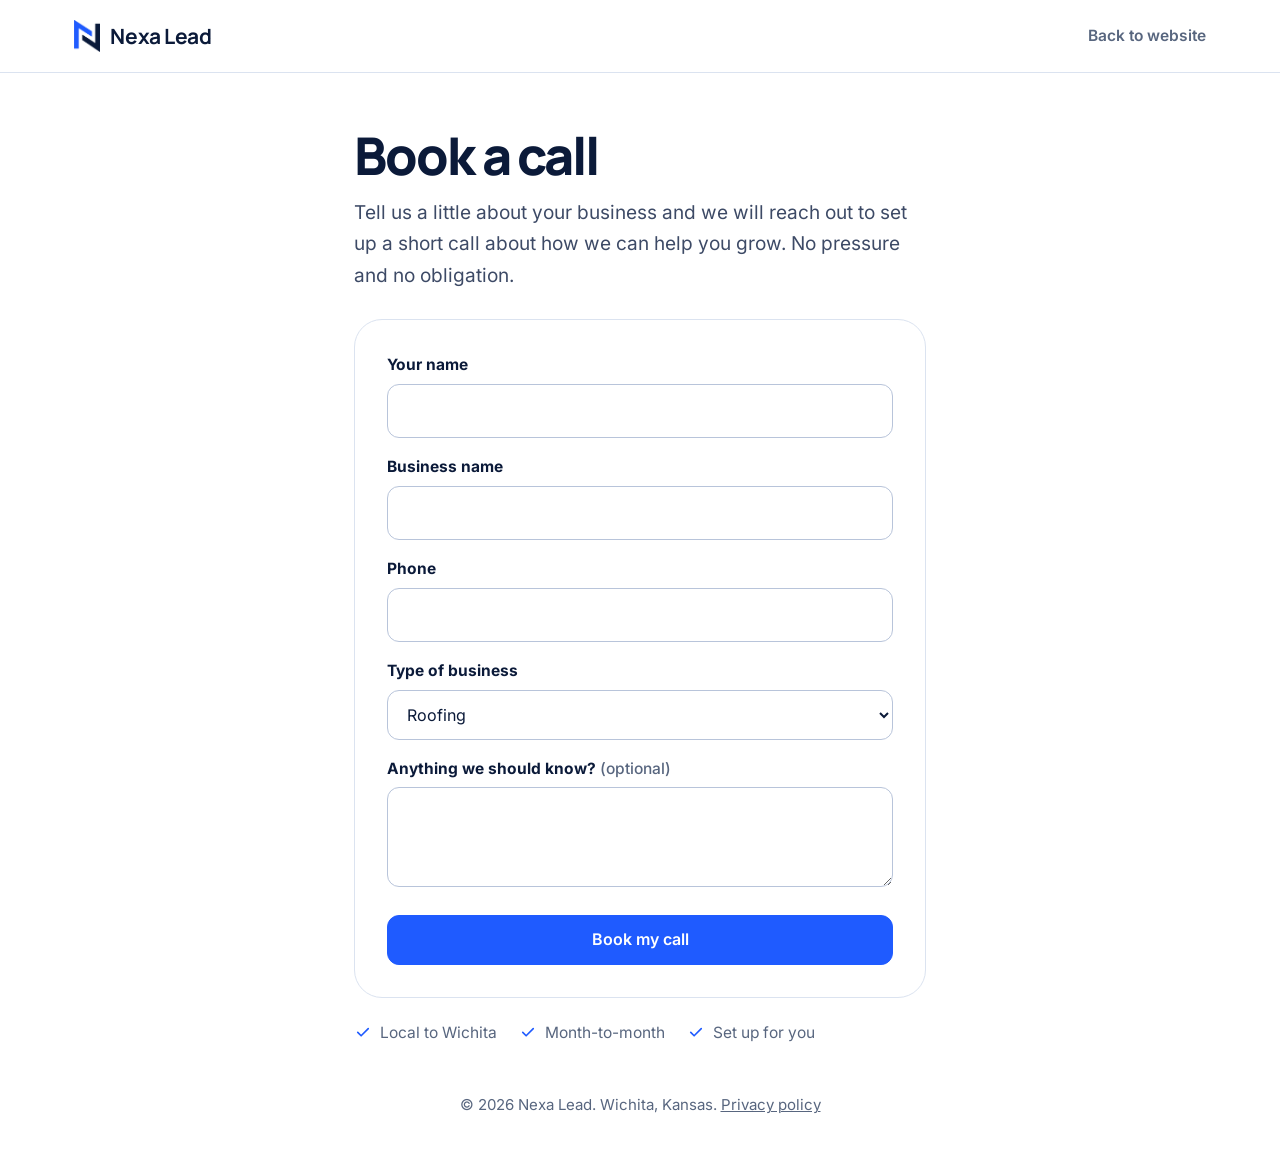
<file: contact.html>
<!DOCTYPE html>
<html lang="en">
<head>
<meta charset="utf-8">
<meta name="viewport" content="width=device-width, initial-scale=1">
<title>Book a Call | Nexa Lead</title>
<meta name="description" content="Book a call with Nexa Lead, a Wichita business helping local service companies grow.">
<meta name="theme-color" content="#ffffff">
<link rel="icon" type="image/png" href="assets/favicon-blue.png">
<link rel="preload" href="assets/fonts/manrope-latin-wght-normal.woff2" as="font" type="font/woff2" crossorigin>
<link rel="preload" href="assets/fonts/inter-latin-wght-normal.woff2" as="font" type="font/woff2" crossorigin>
<link rel="stylesheet" href="assets/site.css">
<style>
.book{max-width:620px;margin:0 auto;padding:56px 24px 40px}
.book h1{font-size:clamp(36px,6vw,52px);margin-bottom:14px}
.book .lead{font-size:19px;margin-bottom:28px}
.book .assure{margin:22px 0 0;justify-content:flex-start}
.page-foot{padding:8px 24px 48px;text-align:center;color:var(--muted);font-size:15px}
.page-foot a{color:var(--muted)}
</style>
</head>
<body>
<div class="page-top"><div class="wrap">
  <a class="logo" href="index.html" aria-label="Nexa Lead home"><img src="assets/logo-n.png" width="26" height="32" alt="">Nexa Lead</a>
  <a class="back" href="index.html">Back to website</a>
</div></div>

<main class="book">
  <h1>Book a call</h1>
  <p class="lead">Tell us a little about your business and we will reach out to set up a short call about how we can help you grow. No pressure and no obligation.</p>

  <form class="form" id="form" novalidate>
    <input class="hp" type="text" name="company_website" tabindex="-1" autocomplete="off" aria-hidden="true">
    <label for="f_name">Your name</label>
    <input id="f_name" name="name" autocomplete="name" required>
    <label for="f_biz">Business name</label>
    <input id="f_biz" name="business" autocomplete="organization" required>
    <label for="f_phone">Phone</label>
    <input id="f_phone" name="phone" type="tel" autocomplete="tel" inputmode="tel" required>
    <label for="f_trade">Type of business</label>
    <select id="f_trade" name="trade">
      <option>Roofing</option><option>HVAC</option><option>Plumbing</option><option>Electrical</option><option>Landscaping</option><option>Property management</option><option>Auto repair</option><option>Salon or barber</option><option>Other</option>
    </select>
    <label for="f_msg">Anything we should know? <span class="opt">(optional)</span></label>
    <textarea id="f_msg" name="message"></textarea>
    <button class="btn block" style="margin-top:20px" type="submit" id="f_btn">Book my call</button>
    <div id="f_out" aria-live="polite"></div>
  </form>

  <ul class="assure" style="margin-top:22px">
    <li><svg class="i" aria-hidden="true"><use href="#i-check"/></svg>Local to Wichita</li>
    <li><svg class="i" aria-hidden="true"><use href="#i-check"/></svg>Month-to-month</li>
    <li><svg class="i" aria-hidden="true"><use href="#i-check"/></svg>Set up for you</li>
  </ul>
</main>

<p class="page-foot">&copy; <span id="yr">2026</span> Nexa Lead. Wichita, Kansas. <a href="privacy.html">Privacy policy</a></p>

<svg width="0" height="0" style="position:absolute" aria-hidden="true" focusable="false"><defs><symbol id="i-check" viewBox="0 0 24 24"><path d="M5 12.5l4.5 4.5L19 7.5"/></symbol></defs></svg>
<script src="assets/form.js" defer></script>
</body>
</html>
</file>
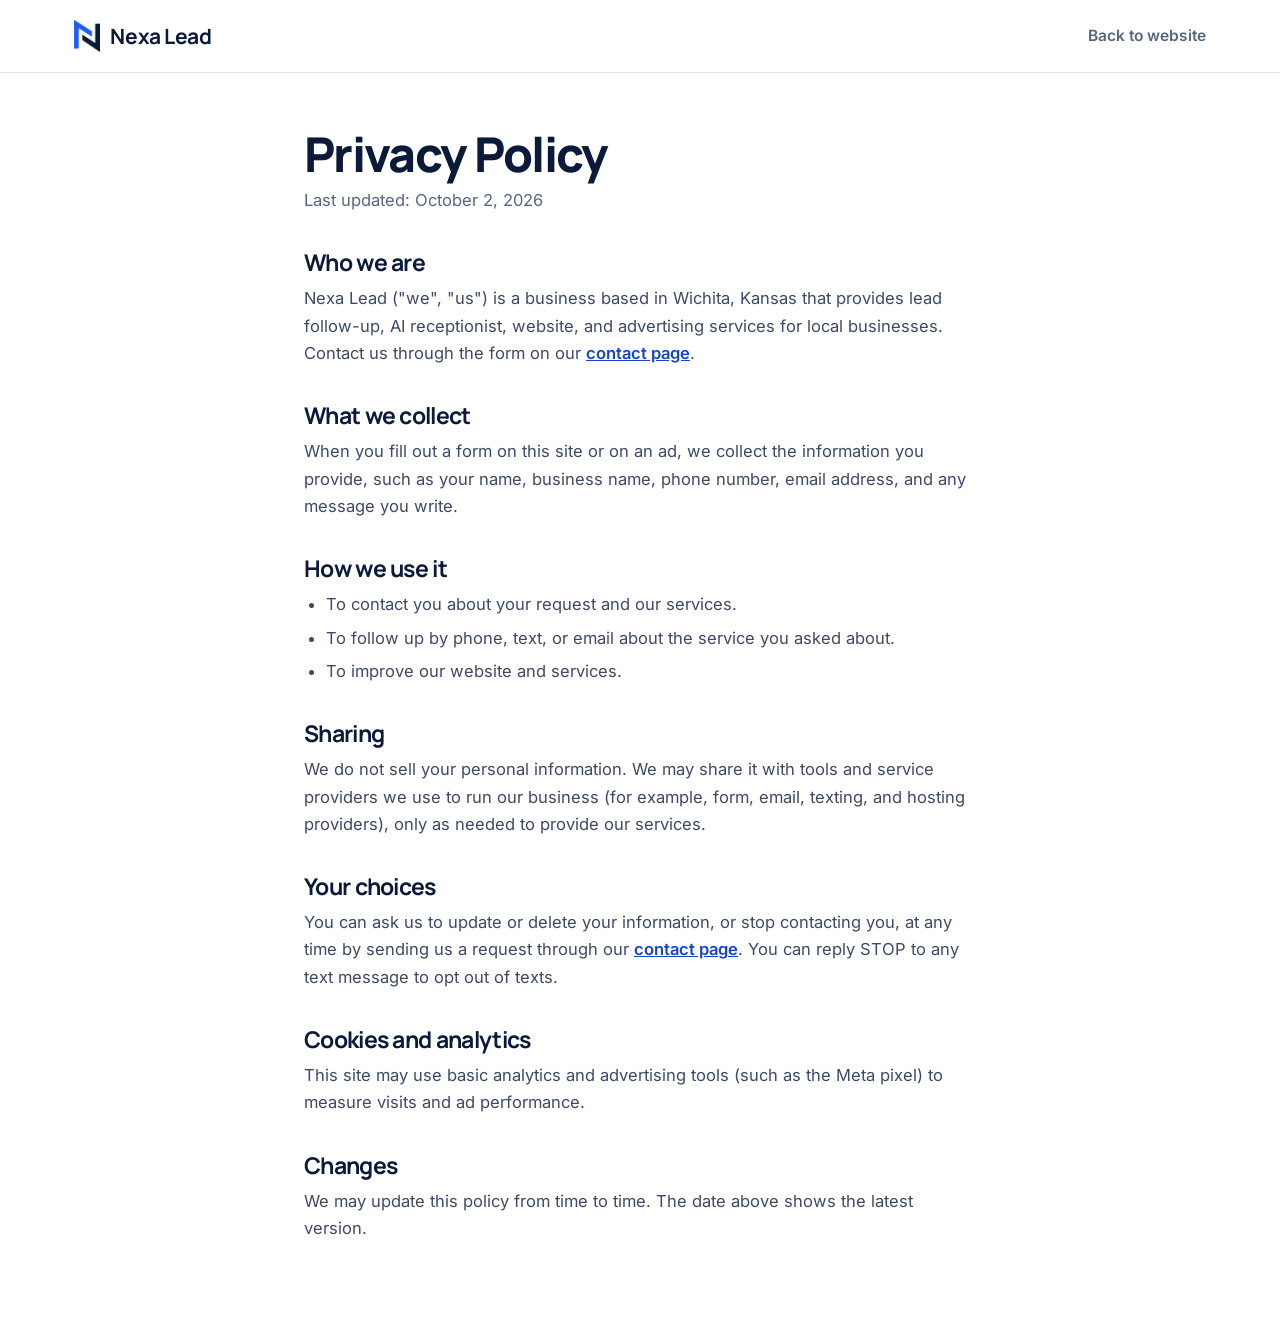
<file: privacy.html>
<!DOCTYPE html>
<html lang="en">
<head>
<meta charset="utf-8">
<meta name="viewport" content="width=device-width, initial-scale=1">
<title>Privacy Policy | Nexa Lead</title>
<meta name="description" content="How Nexa Lead collects, uses, and protects the information you share with us.">
<meta name="theme-color" content="#ffffff">
<link rel="icon" type="image/png" href="assets/favicon-blue.png">
<link rel="preload" href="assets/fonts/manrope-latin-wght-normal.woff2" as="font" type="font/woff2" crossorigin>
<link rel="preload" href="assets/fonts/inter-latin-wght-normal.woff2" as="font" type="font/woff2" crossorigin>
<link rel="stylesheet" href="assets/site.css">
</head>
<body>
<div class="page-top"><div class="wrap">
  <a class="logo" href="index.html" aria-label="Nexa Lead home"><img src="assets/logo-n.png" width="26" height="32" alt="">Nexa Lead</a>
  <a class="back" href="index.html">Back to website</a>
</div></div>

<main class="doc">
  <h1>Privacy Policy</h1>
  <p class="updated">Last updated: October 2, 2026</p>

  <h2>Who we are</h2>
  <p>Nexa Lead ("we", "us") is a business based in Wichita, Kansas that provides lead follow-up, AI receptionist, website, and advertising services for local businesses. Contact us through the form on our <a href="contact.html">contact page</a>.</p>

  <h2>What we collect</h2>
  <p>When you fill out a form on this site or on an ad, we collect the information you provide, such as your name, business name, phone number, email address, and any message you write.</p>

  <h2>How we use it</h2>
  <ul>
    <li>To contact you about your request and our services.</li>
    <li>To follow up by phone, text, or email about the service you asked about.</li>
    <li>To improve our website and services.</li>
  </ul>

  <h2>Sharing</h2>
  <p>We do not sell your personal information. We may share it with tools and service providers we use to run our business (for example, form, email, texting, and hosting providers), only as needed to provide our services.</p>

  <h2>Your choices</h2>
  <p>You can ask us to update or delete your information, or stop contacting you, at any time by sending us a request through our <a href="contact.html">contact page</a>. You can reply STOP to any text message to opt out of texts.</p>

  <h2>Cookies and analytics</h2>
  <p>This site may use basic analytics and advertising tools (such as the Meta pixel) to measure visits and ad performance.</p>

  <h2>Changes</h2>
  <p>We may update this policy from time to time. The date above shows the latest version.</p>
</main>
</body>
</html>
</file>
<file: assets/site.css>
/* Nexa Lead site styles. Shared by index, contact and privacy. */
@font-face{font-family:"Manrope";src:url("fonts/manrope-latin-wght-normal.woff2") format("woff2");font-weight:200 800;font-style:normal;font-display:swap}
@font-face{font-family:"Inter";src:url("fonts/inter-latin-wght-normal.woff2") format("woff2");font-weight:100 900;font-style:normal;font-display:swap}

:root{
  --paper:#ffffff;--fog:#f4f7fc;--line:#dbe3f0;
  --ink:#0b1a39;--body:#3d4a66;--muted:#58667f;
  --blue:#1f5bff;--blue-d:#1744cc;--blue-t:#e8efff;
  --navy:#081633;--navy-2:#10214a;--navy-line:#22346a;--on-navy:#c4d0ec;
  --live:#0f9d63;--live-ink:#0a7048;--live-t:#dcf7e9;
  --err:#b42318;--err-t:#fdecea;
  --r-xl:28px;--r-lg:20px;--r-md:12px;--r-sm:8px;
  --head:"Manrope","Segoe UI",system-ui,sans-serif;
  --text:"Inter","Segoe UI",system-ui,-apple-system,sans-serif;
}
*,*::before,*::after{box-sizing:border-box}
html{scroll-behavior:smooth;scroll-padding-top:88px;background:var(--paper)}
body{margin:0;background:var(--paper);color:var(--body);font-family:var(--text);font-size:16.5px;line-height:1.65;-webkit-font-smoothing:antialiased;text-rendering:optimizeLegibility}
h1,h2,h3,h4{font-family:var(--head);color:var(--ink);margin:0;font-weight:700;letter-spacing:-.03em;line-height:1.1}
p{margin:0}
a{color:inherit}
img,svg{max-width:100%}
ul{margin:0;padding:0}
.wrap{max-width:1180px;margin:0 auto;padding:0 24px}
.i{width:1em;height:1em;fill:none;stroke:currentColor;stroke-width:1.75;stroke-linecap:round;stroke-linejoin:round;flex:none}
:focus-visible{outline:3px solid var(--blue);outline-offset:3px;border-radius:6px}
.skip{position:absolute;left:12px;top:-60px;background:var(--ink);color:#fff;padding:10px 16px;border-radius:var(--r-sm);z-index:100;text-decoration:none;font-weight:600}
.skip:focus{top:12px}
.sr{position:absolute;width:1px;height:1px;overflow:hidden;clip:rect(0 0 0 0);white-space:nowrap}

/* buttons */
.btn{display:inline-flex;align-items:center;justify-content:center;gap:8px;padding:14px 24px;border-radius:var(--r-md);font:600 16px/1.2 var(--text);text-decoration:none;border:1.5px solid var(--blue);background:var(--blue);color:#fff;cursor:pointer;transition:background .15s,border-color .15s,color .15s}
.btn:hover{background:var(--blue-d);border-color:var(--blue-d)}
.btn:disabled{opacity:.6;cursor:not-allowed}
.btn.line{background:transparent;color:var(--ink);border-color:var(--line)}
.btn.line:hover{border-color:var(--ink);background:transparent}
.btn.sm{padding:10px 18px;font-size:15px}
.btn.block{width:100%}
.btn.on-navy{background:#fff;border-color:#fff;color:var(--navy)}
.btn.on-navy:hover{background:var(--blue-t);border-color:var(--blue-t)}
.btn.line.on-navy{background:transparent;color:#fff;border-color:var(--navy-line)}
.btn.line.on-navy:hover{border-color:#fff}

/* nav */
.nav{position:sticky;top:0;z-index:40;background:rgba(255,255,255,.96);border-bottom:1px solid var(--line)}
.nav .wrap{display:flex;align-items:center;height:72px;gap:24px}
.logo{display:flex;align-items:center;gap:10px;text-decoration:none;font:700 21px/1 var(--head);color:var(--ink);letter-spacing:-.02em}
.logo img{height:32px;width:auto;display:block}
.menu{display:flex;align-items:center;gap:2px;margin:0 0 0 12px;flex:1;list-style:none}
.menu>li{position:relative}
.mlink{background:none;border:0;font:600 16px/1 var(--text);color:var(--ink);padding:12px 14px;border-radius:var(--r-sm);cursor:pointer;text-decoration:none;display:inline-flex;align-items:center;gap:6px}
.mlink:hover,.mlink[aria-expanded="true"]{background:var(--fog)}
.caret{width:8px;height:8px;border-right:2px solid currentColor;border-bottom:2px solid currentColor;transform:rotate(45deg) translateY(-2px);transition:transform .2s}
.mlink[aria-expanded="true"] .caret{transform:rotate(225deg) translateY(-2px)}
.mega{position:absolute;top:calc(100% + 10px);left:-12px;width:580px;background:#fff;border:1px solid var(--line);border-radius:var(--r-lg);box-shadow:0 24px 60px rgba(8,22,51,.14);padding:10px;display:grid;grid-template-columns:1fr 1fr;gap:2px;opacity:0;visibility:hidden;transform:translateY(-6px);transition:opacity .16s,transform .16s,visibility .16s}
.mega.open{opacity:1;visibility:visible;transform:none}
.mega a{display:block;text-decoration:none;padding:12px 14px;border-radius:var(--r-md)}
.mega a:hover{background:var(--fog)}
.mega b{display:block;color:var(--ink);font-size:16px;font-weight:700}
.mega span{font-size:14.5px;color:var(--muted);line-height:1.4}
.burger{display:none;margin-left:auto;background:none;border:1px solid var(--line);border-radius:var(--r-md);width:44px;height:44px;cursor:pointer}
.burger i{display:block;width:18px;height:2px;background:var(--ink);margin:4px auto}
.drawer{display:none}
@media(max-width:940px){
  .menu{display:none}
  .burger{display:block}
  .nav-cta{margin-left:0}
  .drawer.open{display:block;border-top:1px solid var(--line);padding:8px 24px 20px;background:#fff}
  .drawer a{display:block;padding:14px 0;font-weight:600;color:var(--ink);text-decoration:none;border-bottom:1px solid var(--line)}
}
@media(max-width:520px){.nav-cta{display:none}}
.nav-cta{margin-left:auto}
@media(max-width:940px){.nav-cta{margin-left:auto}.burger{margin-left:0}}

/* sections */
.sec{padding:96px 0;background:var(--paper)}
.sec.fog{background:var(--fog)}
@media(max-width:700px){.sec{padding:64px 0}}
.head{max-width:680px;margin-bottom:44px}
.head h2{font-size:clamp(30px,3.9vw,44px);margin-bottom:14px}
.head p{font-size:19px}
.head.flush{margin-bottom:0}

/* hero */
.hero{padding:64px 0 72px;background:var(--paper)}
.hero .wrap{display:grid;grid-template-columns:1fr 1.08fr;gap:56px;align-items:center}
@media(max-width:980px){.hero .wrap{grid-template-columns:1fr;gap:44px}.hero{padding:44px 0 56px}}
h1{font-size:clamp(36px,4.6vw,60px);font-weight:800;letter-spacing:-.04em;line-height:1.04;margin-bottom:22px;max-width:640px}
.hero .lead{font-size:20px;max-width:540px;margin-bottom:30px}
.btns{display:flex;gap:12px;flex-wrap:wrap}
.assure{display:flex;flex-wrap:wrap;gap:8px 22px;margin:26px 0 0;padding:0;list-style:none;font-size:15.5px;color:var(--muted)}
.assure li{display:inline-flex;align-items:center;gap:8px}
.assure .i{color:var(--blue);width:18px;height:18px;stroke-width:2.2}

.scene{background:var(--navy);border-radius:var(--r-xl);padding:28px;display:grid;grid-template-columns:1.2fr 1fr;gap:18px;align-items:start;position:relative;overflow:hidden}
.scene::before{content:"";position:absolute;inset:0;background-image:radial-gradient(rgba(255,255,255,.07) 1px,transparent 1px);background-size:22px 22px;pointer-events:none}
.scene>*{position:relative}
.scene-note{grid-column:1/-1;font-size:13.5px;color:#9db0da;margin:0}
@media(max-width:620px){.scene{grid-template-columns:1fr;padding:18px}}
.call{background:#fff;border-radius:var(--r-lg);padding:14px;box-shadow:0 30px 60px rgba(0,0,0,.3)}
.call-head{display:flex;align-items:center;gap:10px;padding:6px 6px 12px;border-bottom:1px solid var(--line)}
.avatar{width:38px;height:38px;border-radius:50%;background:var(--blue-t);display:grid;place-items:center;font:700 14px var(--head);color:var(--blue)}
.call-head b{display:block;color:var(--ink);font-size:15.5px;line-height:1.2}
.call-head small{color:var(--live-ink);font-weight:700;font-size:13px;display:flex;align-items:center;gap:6px}
.call-head small::before{content:"";width:7px;height:7px;border-radius:50%;background:var(--live);animation:pulse 1.6s infinite}
@keyframes pulse{0%{box-shadow:0 0 0 0 rgba(15,157,99,.5)}70%{box-shadow:0 0 0 7px rgba(15,157,99,0)}100%{box-shadow:0 0 0 0 rgba(15,157,99,0)}}
.timer{margin-left:auto;font-variant-numeric:tabular-nums;font-size:13.5px;color:var(--muted);font-weight:600}
.thread{padding:14px 2px 4px;display:flex;flex-direction:column;gap:10px;min-height:340px}
.msg{max-width:88%;padding:10px 13px;border-radius:16px;font-size:15px;line-height:1.42;opacity:0;transform:translateY(8px);transition:opacity .35s,transform .35s}
.msg.show{opacity:1;transform:none}
.msg.ai{background:var(--fog);color:var(--ink);border-bottom-left-radius:4px}
.msg.caller{background:var(--blue);color:#fff;align-self:flex-end;border-bottom-right-radius:4px}
.msg small{display:block;font-size:12px;font-weight:700;opacity:.75;margin-bottom:2px}
.typing{display:none;gap:4px;padding:12px 14px;background:var(--fog);border-radius:16px;align-self:flex-start}
.typing.show{display:inline-flex}
.typing i{width:6px;height:6px;border-radius:50%;background:var(--muted);animation:blink 1s infinite}
.typing i:nth-child(2){animation-delay:.15s}.typing i:nth-child(3){animation-delay:.3s}
@keyframes blink{0%,80%,100%{opacity:.25}40%{opacity:1}}
.results{display:grid;gap:14px;align-content:start}
.result{background:#fff;border-radius:var(--r-lg);padding:16px 18px;opacity:0;transform:translateY(12px);transition:opacity .45s,transform .45s}
.result.show{opacity:1;transform:none}
.result .tag{display:flex;align-items:center;gap:8px;font-size:13.5px;font-weight:700;color:var(--live-ink);margin-bottom:8px}
.result .tag .i{width:18px;height:18px;stroke-width:2.4}
.result.sum .tag{color:var(--blue)}
.result h4{font-size:19px;margin-bottom:2px}
.result p{font-size:14.5px;color:var(--muted);line-height:1.45}
.kv{display:grid;grid-template-columns:auto 1fr;gap:4px 12px;font-size:14.5px;margin:0}
.kv dt{color:var(--muted)}.kv dd{margin:0;color:var(--ink);font-weight:600}
.slots{margin-top:12px;display:grid;grid-template-columns:repeat(5,1fr);gap:5px}
.slots span{height:30px;border-radius:7px;background:var(--fog);font-size:12px;display:grid;place-items:center;color:var(--muted);font-weight:700}
.slots span.on{background:var(--blue);color:#fff}

/* trades strip */
.trades{padding:28px 0 0;background:var(--paper)}
.trades p{font-weight:700;color:var(--ink);font-size:15.5px;margin-bottom:12px}
.trades ul{display:flex;flex-wrap:wrap;gap:8px 10px;list-style:none}
.trades li{border:1px solid var(--line);border-radius:var(--r-sm);padding:6px 12px;font-size:15px;color:var(--body);font-weight:500;background:#fff}

/* pillars */
.pillars{display:grid;grid-template-columns:repeat(4,1fr);border:1px solid var(--line);border-radius:var(--r-xl);overflow:hidden;background:#fff}
@media(max-width:980px){.pillars{grid-template-columns:1fr 1fr}}
@media(max-width:600px){.pillars{grid-template-columns:1fr}}
.pillar{padding:32px 28px;border-right:1px solid var(--line);display:flex;flex-direction:column}
.pillar:last-child{border-right:0}
@media(max-width:980px){.pillar{border-bottom:1px solid var(--line)}.pillar:nth-child(2n){border-right:0}.pillar:nth-last-child(-n+2){border-bottom:0}}
@media(max-width:600px){.pillar{border-right:0;border-bottom:1px solid var(--line)}.pillar:last-child{border-bottom:0}.pillar:nth-last-child(2){border-bottom:1px solid var(--line)}}
.hexi,.pillar .ic,.sup .ic{clip-path:polygon(50% 0,100% 25%,100% 75%,50% 100%,0 75%,0 25%);border-radius:0}
.pillar .ic{width:56px;height:62px;background:var(--blue-t);color:var(--blue-d);display:grid;place-items:center;font-size:24px;margin-bottom:18px}
.pillar h3{font-size:23px;margin-bottom:8px}
.pillar>p{font-size:16px;margin-bottom:16px}
.pillar ul{list-style:none;margin:0 0 20px;display:grid;gap:8px;flex:1;align-content:start}
.pillar li{font-size:15.5px;color:var(--ink);padding-left:16px;position:relative}
.pillar li::before{content:"";position:absolute;left:0;top:10px;width:6px;height:6px;border-radius:50%;background:var(--blue)}
.pillar a{font-weight:700;color:var(--blue-d);text-decoration:none;font-size:15.5px}
.pillar a:hover{text-decoration:underline}
.pillar.feat{background:var(--blue-t)}
.pillar.feat .ic{background:#fff}
.feat-tag{align-self:flex-start;font-size:13px;font-weight:700;color:#fff;background:var(--blue-d);padding:3px 10px;border-radius:var(--r-sm);margin-bottom:12px}

/* why */
.why{display:grid;grid-template-columns:1.2fr 1fr;gap:20px}
@media(max-width:900px){.why{grid-template-columns:1fr}}
.tile{border-radius:var(--r-lg);padding:32px;border:1px solid var(--line);background:#fff;display:flex;flex-direction:column;gap:12px}
.tile h3{font-size:26px}
.tile p{max-width:460px}
.tile.big{grid-row:span 2;background:var(--navy);border-color:var(--navy);color:var(--on-navy)}
.tile.big h3{color:#fff;font-size:32px}
.hours{margin-top:auto;padding-top:24px;display:grid;gap:18px}
.hours h4{font:600 14.5px var(--text);color:var(--on-navy);margin-bottom:8px;letter-spacing:0}
.hours .row{display:grid;grid-template-columns:repeat(24,1fr);gap:3px}
.hours .row i{height:44px;border-radius:5px;background:var(--navy-line)}
.hours .row.us i{background:var(--blue)}
.hours .row.you i.on{background:#fff}
.hours .scale{display:flex;justify-content:space-between;font-size:13px;color:#9db0da;margin-top:6px}
.steps-mini{display:flex;gap:8px;flex-wrap:wrap;margin-top:6px}
.steps-mini span{font-size:14.5px;font-weight:600;padding:6px 12px;border-radius:var(--r-sm);background:var(--fog);color:var(--ink)}
.steps-mini span.done{background:var(--live-t);color:var(--live-ink)}
.pin{display:flex;align-items:center;gap:14px;margin-top:6px;padding:14px;border-radius:var(--r-md);background:var(--fog)}
.pin .dot{width:44px;height:44px;border-radius:50%;background:var(--blue);color:#fff;display:grid;place-items:center;flex:none;font-size:22px}
.pin b{color:var(--ink);display:block}
.pin span{font-size:14.5px;color:var(--muted)}

/* showcase */
.tabs{display:flex;gap:8px;flex-wrap:wrap;margin-bottom:28px}
.tab{font:600 16px/1 var(--text);border:1.5px solid var(--line);background:#fff;color:var(--ink);padding:12px 18px;border-radius:var(--r-md);cursor:pointer}
.tab:hover{border-color:var(--ink)}
.tab[aria-selected="true"]{background:var(--ink);border-color:var(--ink);color:#fff}
.panel{display:none;grid-template-columns:1fr 1.1fr;gap:48px;align-items:center;background:#fff;border:1px solid var(--line);border-radius:var(--r-xl);padding:44px}
.panel.on{display:grid;animation:fadein .25s ease}
@keyframes fadein{from{opacity:0}to{opacity:1}}
@media(max-width:900px){.panel{grid-template-columns:1fr;padding:24px;gap:28px}}
.panel h3{font-size:clamp(26px,3.2vw,34px);margin-bottom:14px}
.panel p{font-size:18px;margin-bottom:20px}
.ticks{list-style:none;margin:0 0 26px;display:grid;gap:12px}
.ticks li{padding-left:30px;position:relative;color:var(--ink);font-weight:500}
.ticks li::before{content:"";position:absolute;left:0;top:3px;width:20px;height:20px;border-radius:50%;background:var(--blue-t) url("data:image/svg+xml,%3Csvg xmlns='http://www.w3.org/2000/svg' viewBox='0 0 16 16'%3E%3Cpath d='M4.5 8.2l2.2 2.2 4.8-4.8' fill='none' stroke='%231744cc' stroke-width='1.8' stroke-linecap='round' stroke-linejoin='round'/%3E%3C/svg%3E") center/18px no-repeat}
.shot{background:var(--fog);border-radius:var(--r-lg);padding:24px;min-height:340px;display:flex;flex-direction:column;gap:12px;justify-content:center}
.ui{background:#fff;border:1px solid var(--line);border-radius:var(--r-md);padding:14px 16px}
.ui-row{display:flex;align-items:center;gap:12px}
.ui-row b{color:var(--ink);font-size:16px}
.ui-row small{display:block;color:var(--muted);font-size:14px}
.ui-row .when{margin-left:auto;font-size:13.5px;color:var(--muted);font-weight:600;white-space:nowrap}
.ic{width:38px;height:38px;border-radius:10px;display:grid;place-items:center;flex:none;font-size:19px;background:var(--blue-t);color:var(--blue-d)}
.ic.g{background:var(--live-t);color:var(--live-ink)}
.sms{max-width:86%;padding:11px 14px;border-radius:16px;font-size:15.5px;line-height:1.45}
.sms.out{background:var(--blue);color:#fff;align-self:flex-end;border-bottom-right-radius:4px}
.sms.in{background:#fff;color:var(--ink);border:1px solid var(--line);border-bottom-left-radius:4px}
.sms-meta{font-size:13px;color:var(--muted);text-align:center}
.cal{display:grid;grid-template-columns:repeat(5,1fr);gap:8px}
.cal .d{font-size:13px;font-weight:700;color:var(--muted);text-align:center}
.cal .c{min-height:54px;border-radius:10px;background:#fff;border:1px solid var(--line);font-size:12.5px;padding:6px;color:var(--muted)}
.cal .c.b{background:var(--blue);border-color:var(--blue);color:#fff;font-weight:700}
.cal .c.g{background:var(--live-t);border-color:#b7efcf;color:var(--live-ink);font-weight:700}
.stars{display:flex;gap:2px;color:#e8a317;margin-top:8px;font-size:20px}
.stars .i{fill:currentColor}
.meter{height:10px;border-radius:999px;background:var(--fog);border:1px solid var(--line);overflow:hidden;margin-top:10px}
.meter i{display:block;height:100%;background:var(--blue);border-radius:999px}

/* industries */
.ind-wrap{display:grid;grid-template-columns:1fr 1.2fr;gap:48px;align-items:start}
@media(max-width:900px){.ind-wrap{grid-template-columns:1fr;gap:28px}}
.ind-list{display:flex;flex-wrap:wrap;gap:10px}
.ind-btn{font:600 16px/1 var(--text);padding:13px 18px;border-radius:var(--r-md);border:1.5px solid var(--line);background:#fff;color:var(--ink);cursor:pointer}
.ind-btn:hover{border-color:var(--ink)}
.ind-btn[aria-pressed="true"]{border-color:var(--blue);background:var(--blue-t);color:var(--blue-d)}
.ind-card{background:#fff;border:1px solid var(--line);border-radius:var(--r-lg);padding:30px}
.ind-card h3{font-size:26px;margin-bottom:10px}
.ind-card .q{margin-top:18px;padding:16px 18px;border-radius:var(--r-md);background:var(--fog);font-size:16px;color:var(--ink)}
.ind-card .q small{display:block;color:var(--muted);font-weight:700;font-size:13.5px;margin-bottom:4px}

/* steps */
.steps{display:grid;grid-template-columns:repeat(3,1fr);gap:0;border-top:2px solid var(--ink)}
@media(max-width:860px){.steps{grid-template-columns:1fr}}
.step{padding:28px 28px 8px 0}
.step .n{width:60px;height:68px;display:grid;place-items:center;clip-path:polygon(50% 0,100% 25%,100% 75%,50% 100%,0 75%,0 25%);background:var(--blue);color:#fff;font:800 24px/1 var(--head);margin-bottom:18px}
.step h3{font-size:23px;margin-bottom:8px}
@media(min-width:861px){.step+.step{padding-left:28px;border-left:1px solid var(--line)}}

/* compare */
.scroll{overflow-x:auto;border-radius:var(--r-lg);border:1px solid var(--line);background:#fff}
table{width:100%;border-collapse:collapse;min-width:680px;font-size:16.5px}
th,td{padding:16px 22px;text-align:left;border-bottom:1px solid var(--line)}
tr:last-child td,tr:last-child th{border-bottom:0}
thead th{font-size:15px;color:var(--muted);font-weight:700;background:var(--fog)}
thead th.us{background:var(--blue-d);color:#fff}
td:first-child{color:var(--ink);font-weight:600}
td.us{background:#f4f8ff;color:var(--blue-d);font-weight:700}

/* cost */
.cost{display:grid;grid-template-columns:1fr 1fr;gap:56px;align-items:center}
@media(max-width:900px){.cost{grid-template-columns:1fr;gap:32px}}
.bars{display:grid;gap:22px}
.bar .t{display:flex;justify-content:space-between;gap:12px;font-weight:700;color:var(--ink);margin-bottom:8px}
.bar .k{height:16px;border-radius:999px;background:#fff;overflow:hidden;border:1px solid var(--line)}
.bar .k i{display:block;height:100%;background:#aab8d2;border-radius:999px}
.bar.us .k i{background:var(--blue)}
.src{font-size:14.5px;color:var(--muted)}

/* integrations */
.works{display:flex;flex-wrap:wrap;gap:12px 28px;align-items:center}
.works p{font-weight:700;color:var(--ink)}
.works ul{display:flex;flex-wrap:wrap;gap:8px 10px;list-style:none}
.works li{border:1px solid var(--line);border-radius:var(--r-sm);padding:6px 12px;font-size:15px;color:var(--body);font-weight:500;background:#fff}

/* pricing */
.plans{display:grid;grid-template-columns:repeat(3,1fr);gap:20px;align-items:stretch}
@media(max-width:980px){.plans{grid-template-columns:1fr}}
.plan{position:relative;background:#fff;border:1px solid var(--line);border-radius:var(--r-xl);padding:32px;display:flex;flex-direction:column}
.plan.pop{background:var(--navy);border-color:var(--navy);color:var(--on-navy)}
.plan.pop h3,.plan.pop .price{color:#fff}
.plan.pop .ticks li{color:#e6ecfa}
.plan.pop .ticks li::before{background-color:rgba(255,255,255,.14);background-image:url("data:image/svg+xml,%3Csvg xmlns='http://www.w3.org/2000/svg' viewBox='0 0 16 16'%3E%3Cpath d='M4.5 8.2l2.2 2.2 4.8-4.8' fill='none' stroke='%23ffffff' stroke-width='1.8' stroke-linecap='round' stroke-linejoin='round'/%3E%3C/svg%3E")}
.pop-tag{position:absolute;top:30px;right:28px;font-size:13.5px;font-weight:700;background:var(--live-t);color:var(--live-ink);padding:4px 12px;border-radius:var(--r-sm)}
.plan h3{font-size:25px}
.plan .for{font-size:16.5px;margin:6px 0 22px}
.price{font:800 48px/1 var(--head);letter-spacing:-.04em;color:var(--ink)}
.price small{font:600 17px var(--text);letter-spacing:0;opacity:.75}
.setup{font-size:15.5px;margin:10px 0 24px;opacity:.9}
.plan .ticks{flex:1}
.fine{font-size:15px;color:var(--muted);margin-top:24px}

/* support */
.support{display:grid;grid-template-columns:repeat(3,1fr);gap:20px}
@media(max-width:860px){.support{grid-template-columns:1fr}}
.sup{background:#fff;border:1px solid var(--line);border-radius:var(--r-lg);padding:28px}
.sup .ic{margin-bottom:16px;width:52px;height:58px;font-size:22px}
.sup h3{font-size:21px;margin-bottom:8px}

/* faq */
.faq-wrap{display:grid;grid-template-columns:.8fr 1.2fr;gap:56px}
@media(max-width:900px){.faq-wrap{grid-template-columns:1fr;gap:28px}}
.faq-tabs{display:flex;gap:8px;margin-bottom:12px;flex-wrap:wrap}
details{border-bottom:1px solid var(--line);padding:20px 0}
summary{cursor:pointer;list-style:none;display:flex;justify-content:space-between;gap:16px;font:700 18px/1.35 var(--head);letter-spacing:-.015em;color:var(--ink)}
summary::-webkit-details-marker{display:none}
summary::after{content:"+";font-size:26px;line-height:1;color:var(--blue-d);font-weight:500}
details[open] summary::after{content:"\2212"}
details p{margin-top:10px;font-size:17px}
.faq-group{display:none}.faq-group.on{display:block}

/* final cta */
.final{background:var(--navy);border-radius:var(--r-xl);padding:72px 48px;position:relative;overflow:hidden;color:var(--on-navy)}
.final::before{content:"";position:absolute;inset:0;background-image:radial-gradient(rgba(255,255,255,.07) 1px,transparent 1px);background-size:22px 22px}
.final>*{position:relative}
.final h2{color:#fff;font-size:clamp(34px,4.8vw,56px);margin-bottom:14px;max-width:640px}
.final p{font-size:19px;margin-bottom:28px;max-width:560px}
.final .assure{color:#9db0da}
.final .assure .i{color:#fff}
@media(max-width:700px){.final{padding:44px 24px}}

/* contact + forms */
.contact{display:grid;grid-template-columns:1fr 1fr;gap:56px;align-items:start}
@media(max-width:900px){.contact{grid-template-columns:1fr;gap:32px}}
.info{list-style:none;margin:28px 0 0;display:grid;gap:16px}
.info li{display:flex;gap:14px;align-items:center}
.info b{display:block;color:var(--ink)}
.info span{font-size:15.5px;color:var(--muted)}
.form{background:#fff;border:1px solid var(--line);border-radius:var(--r-xl);padding:32px}
@media(max-width:560px){.form{padding:22px}}
label{display:block;font-size:15.5px;font-weight:700;color:var(--ink);margin:16px 0 6px}
.form>label:first-of-type{margin-top:0}
input,select,textarea{width:100%;padding:13px 15px;border:1.5px solid #b8c4da;border-radius:var(--r-md);font:inherit;font-size:16px;color:var(--ink);background:#fff}
textarea{min-height:100px;resize:vertical}
input:focus,select:focus,textarea:focus{outline:none;border-color:var(--blue);box-shadow:0 0 0 4px var(--blue-t)}
input[aria-invalid="true"]{border-color:var(--err)}
.row{display:grid;grid-template-columns:1fr 1fr;gap:14px}
.row label{margin-top:16px}
@media(max-width:560px){.row{grid-template-columns:1fr}}
.opt{font-weight:500;color:var(--muted)}
.note{margin-top:14px;padding:13px 15px;border-radius:var(--r-md);font-size:15.5px;background:var(--live-t);color:var(--live-ink);font-weight:600}
.note.err{background:var(--err-t);color:var(--err)}
.hp{position:absolute;left:-9999px}

/* footer */
footer{background:var(--navy);color:#a9b9dd;padding:72px 0 36px}
.fgrid{display:grid;grid-template-columns:1.5fr repeat(3,1fr);gap:32px}
@media(max-width:820px){.fgrid{grid-template-columns:1fr 1fr}}
footer .logo{color:#fff;margin-bottom:16px}
footer h4{color:#fff;font-size:17px;margin-bottom:14px}
footer a.fl{display:block;text-decoration:none;margin-bottom:10px;font-size:16px}
footer a.fl:hover{color:#fff;text-decoration:underline}
.fbottom{border-top:1px solid var(--navy-line);margin-top:48px;padding-top:24px;display:flex;justify-content:space-between;flex-wrap:wrap;gap:12px;font-size:15px}

/* simple pages (contact, privacy) */
.page-top{border-bottom:1px solid var(--line);background:#fff}
.page-top .wrap{display:flex;align-items:center;justify-content:space-between;height:72px}
.page-top .back{color:var(--muted);font-weight:600;text-decoration:none;font-size:15.5px}
.page-top .back:hover{color:var(--ink)}
.doc{max-width:720px;margin:0 auto;padding:56px 24px 88px}
.doc h1{font-size:clamp(34px,5vw,48px);margin-bottom:8px;letter-spacing:-.035em}
.doc h2{font-size:23px;margin:36px 0 10px}
.doc p,.doc li{color:var(--body)}
.doc ul{padding-left:22px;display:grid;gap:6px;margin-top:8px}
.doc a{color:var(--blue-d);font-weight:600}
.doc .updated{color:var(--muted);margin-bottom:8px}

@media (prefers-reduced-motion: reduce){
  html{scroll-behavior:auto}
  *,*::before,*::after{animation:none!important;transition:none!important}
  .msg,.result{opacity:1;transform:none}
  .typing{display:none}
}

/* table row headers */
tbody th{color:var(--ink);font-weight:600;font-size:inherit;background:transparent;font-family:var(--text);letter-spacing:0}

/* honeycomb background */
.hex-bg{position:absolute;inset:0;width:100%;height:100%;display:block;pointer-events:none;z-index:0}
.hero{position:relative;overflow:hidden}
.hero .wrap{position:relative;z-index:1}
.hero .hex-bg{-webkit-mask-image:radial-gradient(ellipse 90% 100% at 58% 42%,#000 0%,rgba(0,0,0,.6) 50%,transparent 88%);mask-image:radial-gradient(ellipse 90% 100% at 58% 42%,#000 0%,rgba(0,0,0,.6) 50%,transparent 88%)}
.hero::after{content:"";position:absolute;left:0;right:0;bottom:0;height:140px;background:linear-gradient(to bottom,rgba(255,255,255,0),var(--paper));pointer-events:none;z-index:0}
.final::before{display:none}
.final>canvas.hex-bg{position:absolute;-webkit-mask-image:radial-gradient(ellipse 85% 130% at 88% 50%,#000 0%,rgba(0,0,0,.5) 45%,transparent 80%);mask-image:radial-gradient(ellipse 85% 130% at 88% 50%,#000 0%,rgba(0,0,0,.5) 45%,transparent 80%)}
.sec.fog.hexed{position:relative;overflow:hidden}
.sec.fog.hexed>.wrap{position:relative;z-index:1}
.sec.fog.hexed>.hex-bg{-webkit-mask-image:radial-gradient(ellipse 60% 90% at 100% 0%,#000 0%,transparent 75%);mask-image:radial-gradient(ellipse 60% 90% at 100% 0%,#000 0%,transparent 75%)}
@media (max-width:700px){.hero .hex-bg{opacity:.55}}
</file>
